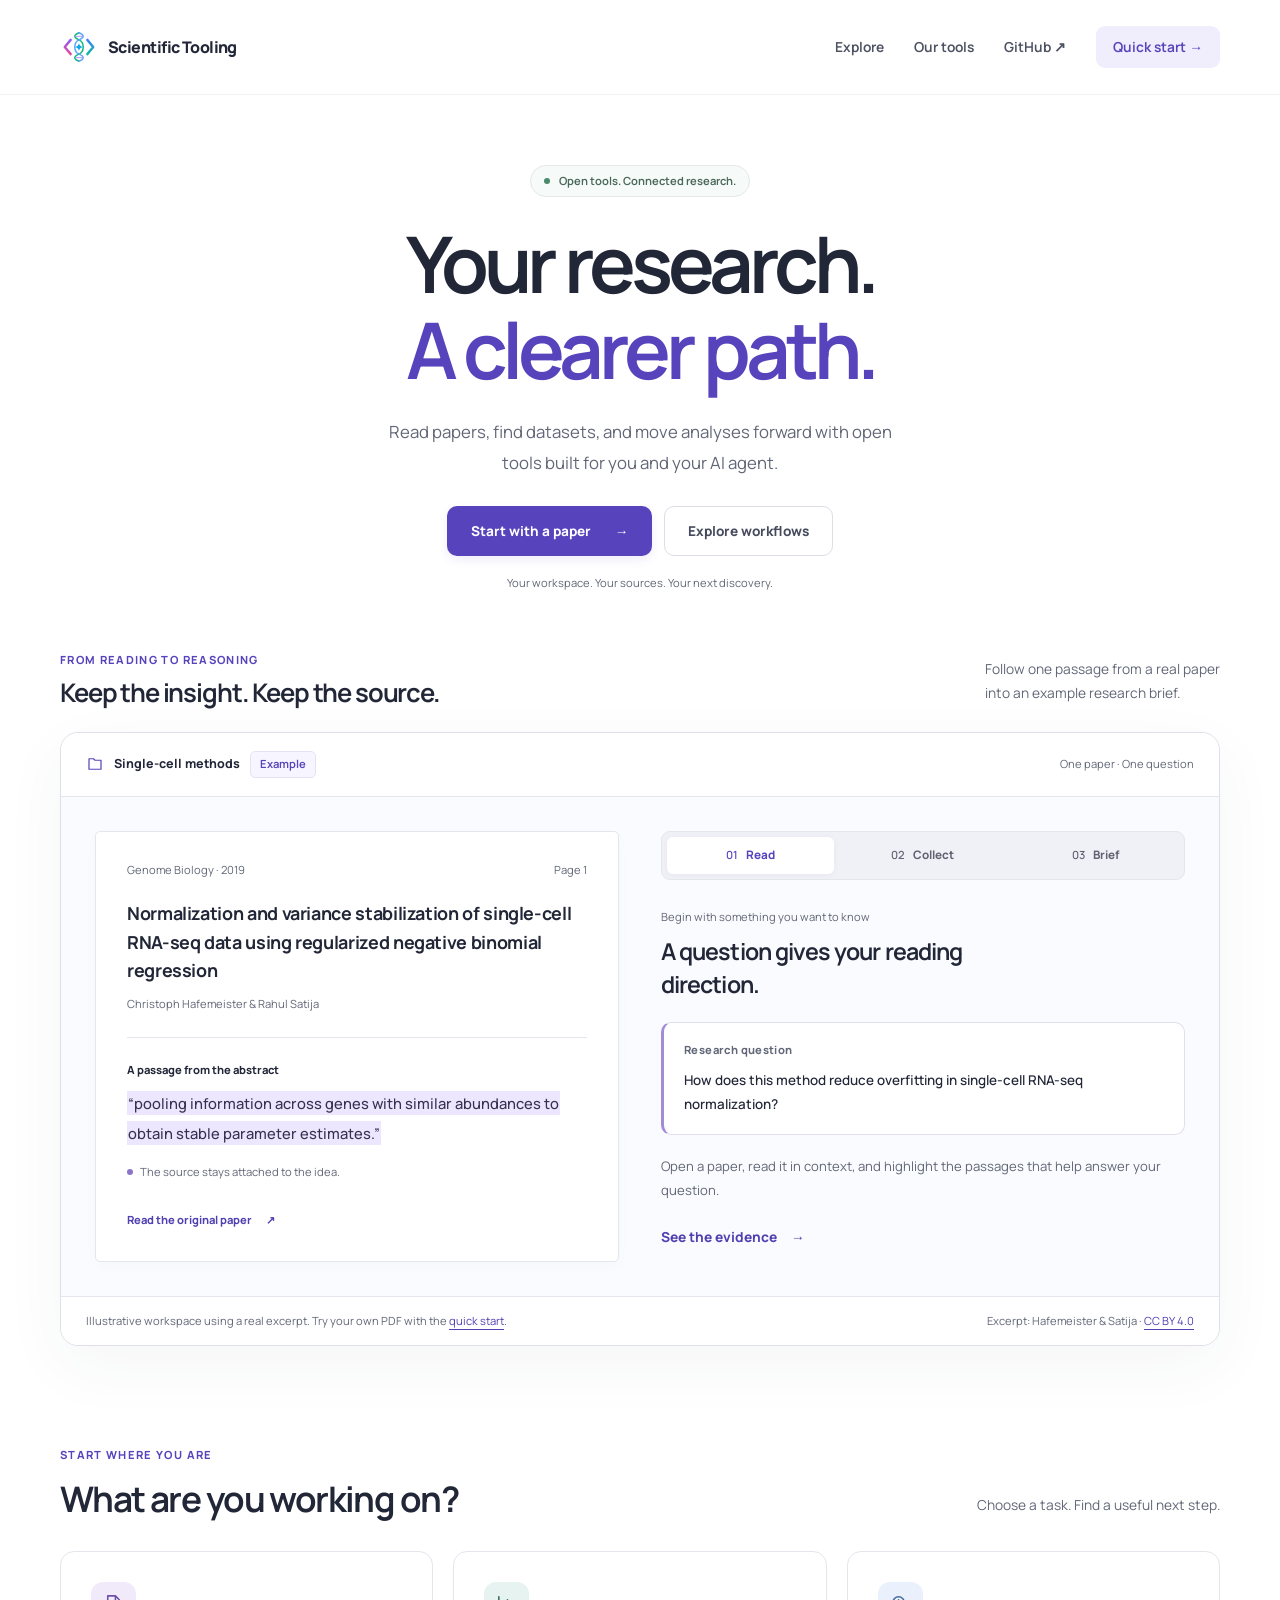
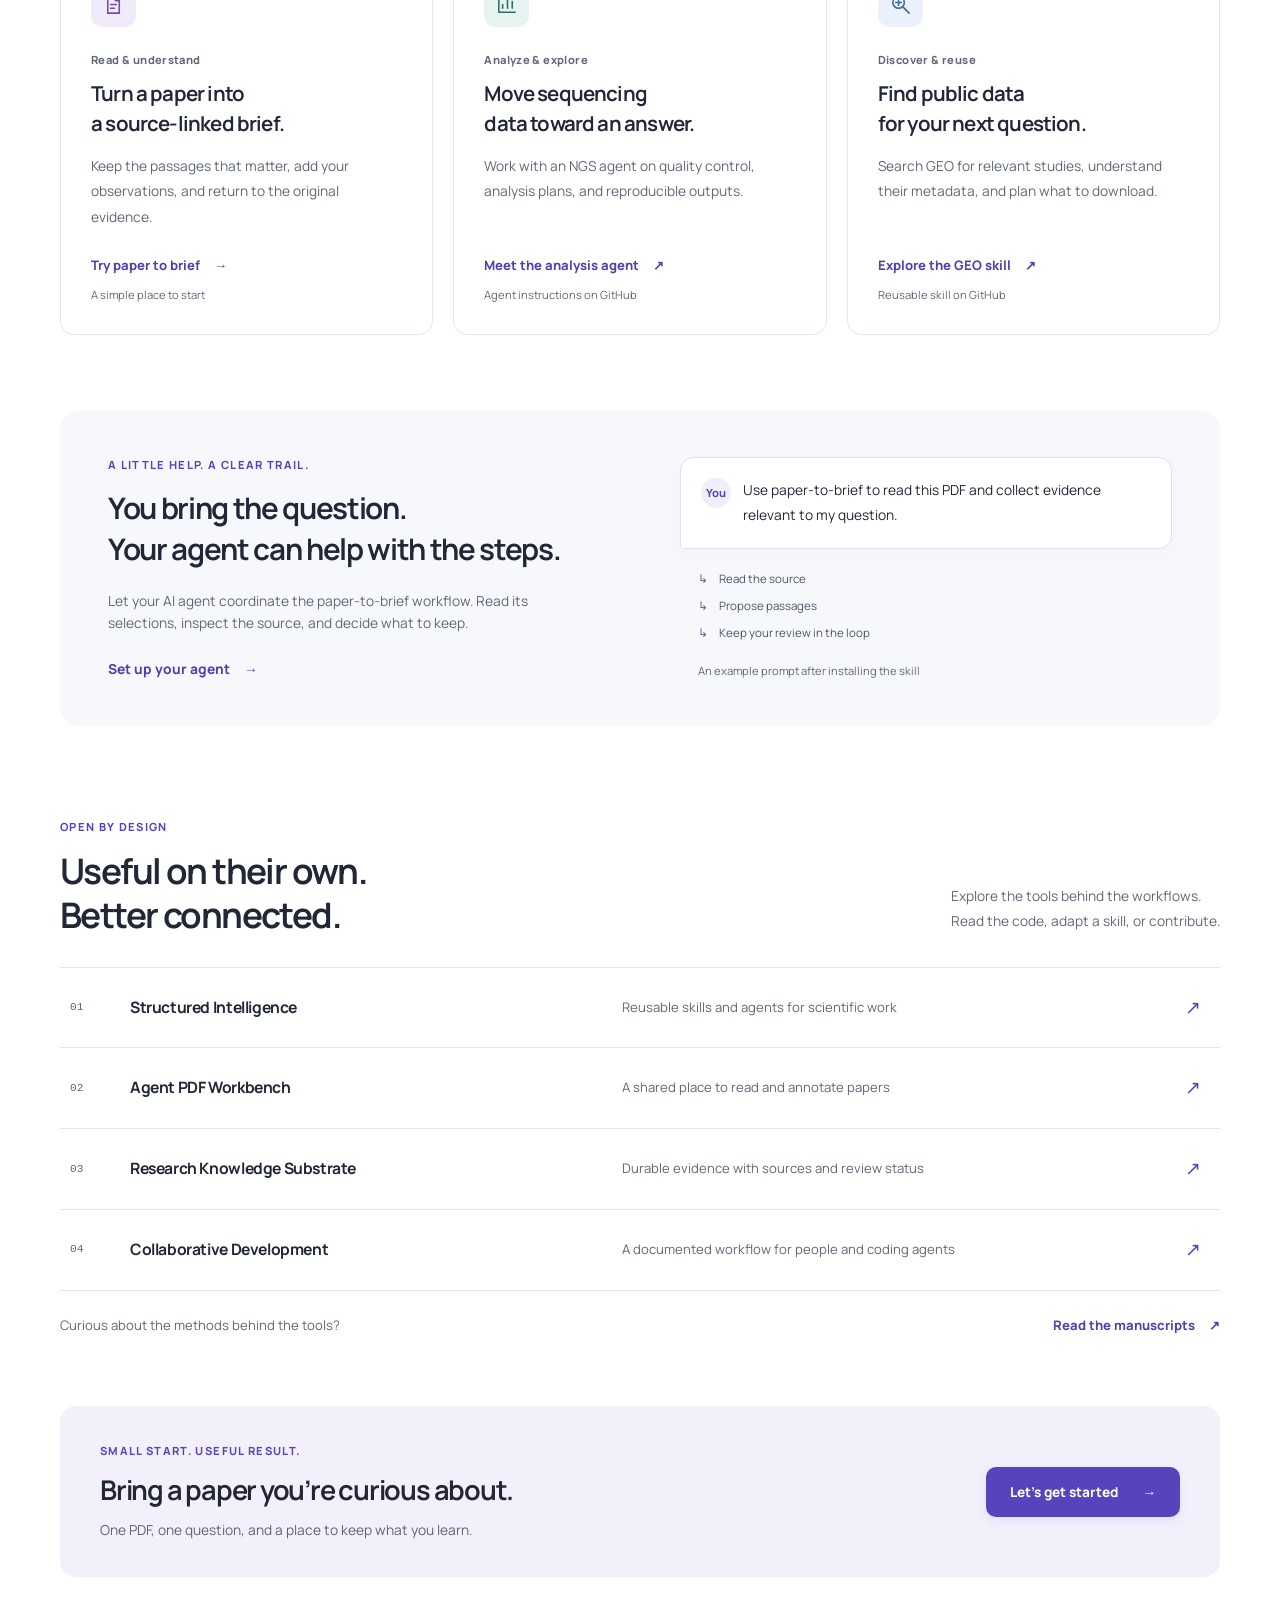
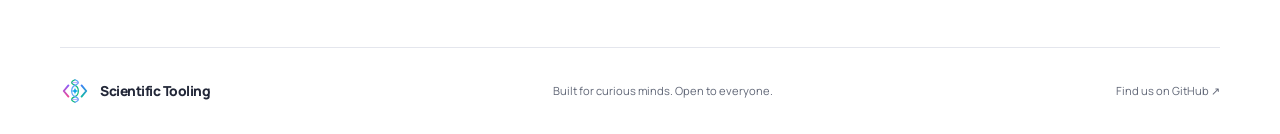
<file: index.html>
<!doctype html>
<html lang="en">
  <head>
    <meta charset="UTF-8" />
    <meta name="viewport" content="width=device-width, initial-scale=1.0" />
    <title>Scientific Tooling | Your research. A clearer path.</title>
    <meta
      name="description"
      content="Read papers, find datasets, and move analyses forward with open tools built for you and your AI agent. Start with one PDF and a source-linked brief."
    />
    <meta name="theme-color" content="#ffffff" />
    <meta name="color-scheme" content="light only" />
    <link rel="canonical" href="https://scientifictooling.org/" />
    <link rel="icon" href="./logo.svg" type="image/svg+xml" />
    <link rel="apple-touch-icon" href="./logo.png" />
    <link rel="manifest" href="./site.webmanifest" />
    <link
      rel="preload"
      href="/assets/fonts/manrope-latin.woff2"
      as="font"
      type="font/woff2"
      crossorigin
    />
    <link rel="stylesheet" href="./theme.css" />
    <link rel="stylesheet" href="./site.css" />
    <script src="./site.js" defer></script>
    <meta property="og:type" content="website" />
    <meta property="og:site_name" content="Scientific Tooling" />
    <meta property="og:title" content="Your research. A clearer path." />
    <meta
      property="og:description"
      content="Open tools for reading papers, finding datasets, and moving science forward. Built for you and your AI agent."
    />
    <meta property="og:url" content="https://scientifictooling.org/" />
    <meta
      property="og:image"
      content="https://scientifictooling.org/social-preview.png"
    />
    <meta property="og:image:width" content="1200" />
    <meta property="og:image:height" content="630" />
    <meta
      property="og:image:alt"
      content="Scientific Tooling. Your research. A clearer path. Read, collect, and build a source-linked brief."
    />
    <meta name="twitter:card" content="summary_large_image" />
    <script type="application/ld+json">
      {
        "@context": "https://schema.org",
        "@type": "WebSite",
        "name": "Scientific Tooling",
        "url": "https://scientifictooling.org/",
        "description": "Open tools for connected research workflows.",
        "publisher": {
          "@type": "Organization",
          "name": "Scientific Tooling",
          "url": "https://scientifictooling.org/",
          "logo": "https://scientifictooling.org/logo.svg",
          "sameAs": ["https://github.com/Scientific-Tooling"]
        }
      }
    </script>
  </head>
  <body>
    <a class="skip-link" href="#main">Skip to content</a>
    <header class="site-header">
      <nav class="topbar container" aria-label="Primary">
        <a class="brand" href="./" aria-label="Scientific Tooling home"
          ><img src="./logo.svg" width="38" height="38" alt="" /><span
            >Scientific Tooling</span
          ></a
        >
        <div class="topbar-links">
          <a href="#workflows">Explore</a><a href="#projects">Our tools</a
          ><a href="https://github.com/Scientific-Tooling"
            >GitHub <span aria-hidden="true">↗</span></a
          ><a class="nav-cta" href="./guides/paper-to-brief/"
            >Quick start <span aria-hidden="true">→</span></a
          >
        </div>
      </nav>
    </header>
    <main id="main">
      <section class="home-hero container" aria-labelledby="hero-title">
        <p class="hero-label">
          <span class="status-dot" aria-hidden="true"></span> Open tools.
          Connected research.
        </p>
        <h1 id="hero-title">
          Your research.<br /><span>A clearer path.</span>
        </h1>
        <p class="hero-description">
          Read papers, find datasets, and move analyses forward with open tools
          built for you and your AI agent.
        </p>
        <div class="hero-actions">
          <a class="button button-primary" href="./guides/paper-to-brief/"
            >Start with a paper <span aria-hidden="true">→</span></a
          ><a class="button button-secondary" href="#workflows"
            >Explore workflows</a
          >
        </div>
        <p class="hero-note">
          Your workspace. Your sources. Your next discovery.
        </p>
      </section>
      <section
        class="example-section container"
        aria-labelledby="example-title"
      >
        <div class="section-heading example-heading">
          <div>
            <p class="eyebrow">From reading to reasoning</p>
            <h2 id="example-title">Keep the insight. Keep the source.</h2>
          </div>
          <p>
            Follow one passage from a real paper<br class="desktop-break" />
            into an example research brief.
          </p>
        </div>
        <div class="example-workspace">
          <div class="workspace-topbar">
            <div class="workspace-name">
              <svg class="icon" viewBox="0 0 24 24" aria-hidden="true">
                <path d="M4 5h6l2 2h8v12H4z" />
              </svg>
              Single-cell methods <span class="example-badge">Example</span>
            </div>
            <span class="workspace-meta">One paper · One question</span>
          </div>
          <div class="workspace-body">
            <article class="paper-preview" aria-labelledby="paper-title">
              <div class="paper-meta">
                <span>Genome Biology · 2019</span><span>Page 1</span>
              </div>
              <h3 id="paper-title">
                Normalization and variance stabilization of single-cell RNA-seq
                data using regularized negative binomial regression
              </h3>
              <p class="paper-authors">
                Christoph Hafemeister &amp; Rahul Satija
              </p>
              <div class="paper-rule"></div>
              <p class="paper-section-label">A passage from the abstract</p>
              <blockquote id="source-passage" tabindex="-1">
                <mark
                  >“pooling information across genes with similar abundances to
                  obtain stable parameter estimates.”</mark
                >
              </blockquote>
              <p class="passage-caption">
                <span class="selection-dot" aria-hidden="true"></span> The
                source stays attached to the idea.
              </p>
              <a
                class="text-link source-link"
                href="https://link.springer.com/content/pdf/10.1186/s13059-019-1874-1.pdf#page=1"
                >Read the original paper <span aria-hidden="true">↗</span></a
              >
            </article>
            <div class="research-preview">
              <nav class="demo-tabs" aria-label="Example stages">
                <a id="tab-read" href="#demo-read"><span>01</span> Read</a
                ><a id="tab-collect" href="#demo-collect"
                  ><span>02</span> Collect</a
                ><a id="tab-brief" href="#demo-brief"><span>03</span> Brief</a>
              </nav>
              <section
                class="demo-panel"
                id="demo-read"
                aria-labelledby="read-heading"
              >
                <p class="panel-kicker">
                  Begin with something you want to know
                </p>
                <h3 id="read-heading">
                  A question gives your reading direction.
                </h3>
                <div class="question-box">
                  <span class="small-label">Research question</span>
                  <p>
                    How does this method reduce overfitting in single-cell
                    RNA-seq normalization?
                  </p>
                </div>
                <p class="panel-description">
                  Open a paper, read it in context, and highlight the passages
                  that help answer your question.
                </p>
                <a class="demo-next text-link" href="#demo-collect"
                  >See the evidence <span aria-hidden="true">→</span></a
                >
              </section>
              <section
                class="demo-panel"
                id="demo-collect"
                aria-labelledby="collect-heading"
              >
                <p class="panel-kicker">Connect the passage to your question</p>
                <h3 id="collect-heading">An observation you can trace.</h3>
                <div class="evidence-note">
                  <div class="note-heading">
                    <span class="small-label">Example interpretation</span
                    ><span class="review-badge">Unreviewed</span>
                  </div>
                  <p>
                    The authors share information between similarly abundant
                    genes to stabilize the fitted model.
                  </p>
                  <a href="#source-passage"
                    >Source passage · page 1
                    <span aria-hidden="true">↗</span></a
                  >
                </div>
                <p class="panel-description">
                  Inspect the quote and your note before importing. Keeping an
                  observation does not mark it as reviewed.
                </p>
                <a class="demo-next text-link" href="#demo-brief"
                  >See the brief <span aria-hidden="true">→</span></a
                >
              </section>
              <section
                class="demo-panel"
                id="demo-brief"
                aria-labelledby="brief-heading"
              >
                <p class="panel-kicker">Leave with something you can use</p>
                <h3 id="brief-heading">A brief with a path back.</h3>
                <div class="brief-note">
                  <span class="small-label">Example brief · 1 observation</span>
                  <p>
                    In this paper, regularization pools information across
                    similarly abundant genes to address overfitting.
                    <a href="#source-passage" aria-label="Source 1, page 1"
                      >[1]</a
                    >
                  </p>
                  <div class="brief-reference">
                    [1] Hafemeister &amp; Satija, 2019 · p. 1<br />Interpretation:
                    unreviewed
                  </div>
                </div>
                <a
                  class="text-link"
                  href="./examples/single-cell-brief.md"
                  download
                  >Download this example <span aria-hidden="true">↓</span></a
                >
              </section>
            </div>
          </div>
          <div class="workspace-footnote">
            <p>
              Illustrative workspace using a real excerpt. Try your own PDF with
              the <a href="./guides/paper-to-brief/">quick start</a>.
            </p>
            <p>
              Excerpt: Hafemeister &amp; Satija ·
              <a href="https://creativecommons.org/licenses/by/4.0/"
                >CC BY 4.0</a
              >
            </p>
          </div>
        </div>
      </section>
      <section
        class="workflow-section container"
        id="workflows"
        aria-labelledby="workflows-title"
      >
        <div class="section-heading">
          <div>
            <p class="eyebrow">Start where you are</p>
            <h2 id="workflows-title">What are you working on?</h2>
          </div>
          <p>Choose a task. Find a useful next step.</p>
        </div>
        <div class="workflow-grid">
          <article class="workflow-card paper-workflow">
            <div class="workflow-icon">
              <svg class="icon" viewBox="0 0 24 24" aria-hidden="true">
                <path d="M6 3h8l4 4v14H6zM14 3v5h4M9 12h6M9 16h4" />
              </svg>
            </div>
            <p class="small-label">Read &amp; understand</p>
            <h3>Turn a paper into<br />a source-linked brief.</h3>
            <p>
              Keep the passages that matter, add your observations, and return
              to the original evidence.
            </p>
            <a class="text-link" href="./guides/paper-to-brief/"
              >Try paper to brief <span aria-hidden="true">→</span></a
            ><span class="workflow-tag">A simple place to start</span>
          </article>
          <article class="workflow-card analysis-workflow">
            <div class="workflow-icon">
              <svg class="icon" viewBox="0 0 24 24" aria-hidden="true">
                <path d="M4 4v16h17M8 16v-4M13 16V7M18 16v-7" />
              </svg>
            </div>
            <p class="small-label">Analyze &amp; explore</p>
            <h3>Move sequencing<br />data toward an answer.</h3>
            <p>
              Work with an NGS agent on quality control, analysis plans, and
              reproducible outputs.
            </p>
            <a
              class="text-link"
              href="https://github.com/Scientific-Tooling/structured-intelligence/blob/main/agents/ngs-analysis-expert/AGENT.md"
              >Meet the analysis agent <span aria-hidden="true">↗</span></a
            ><span class="workflow-tag">Agent instructions on GitHub</span>
          </article>
          <article class="workflow-card data-workflow">
            <div class="workflow-icon">
              <svg class="icon" viewBox="0 0 24 24" aria-hidden="true">
                <circle cx="10" cy="10" r="6" />
                <path d="m15 15 6 6M7 10h6M10 7v6" />
              </svg>
            </div>
            <p class="small-label">Discover &amp; reuse</p>
            <h3>Find public data<br />for your next question.</h3>
            <p>
              Search GEO for relevant studies, understand their metadata, and
              plan what to download.
            </p>
            <a
              class="text-link"
              href="https://github.com/Scientific-Tooling/structured-intelligence/blob/main/skills/search-geo/SKILL.md"
              >Explore the GEO skill <span aria-hidden="true">↗</span></a
            ><span class="workflow-tag">Reusable skill on GitHub</span>
          </article>
        </div>
      </section>
      <section
        class="agent-section container"
        id="why"
        aria-labelledby="agent-title"
      >
        <div class="agent-copy">
          <p class="eyebrow">A little help. A clear trail.</p>
          <h2 id="agent-title">
            You bring the question.<br />Your agent can help with the steps.
          </h2>
          <p>
            Let your AI agent coordinate the paper-to-brief workflow. Read its
            selections, inspect the source, and decide what to keep.
          </p>
          <a
            class="text-link"
            href="./guides/paper-to-brief/#prefer-to-ask-your-agent"
            >Set up your agent <span aria-hidden="true">→</span></a
          >
        </div>
        <div class="agent-example">
          <div class="prompt-bubble">
            <span class="prompt-avatar" aria-hidden="true">You</span>
            <p>
              Use paper-to-brief to read this PDF and collect evidence relevant
              to my question.
            </p>
          </div>
          <div class="agent-steps">
            <span><span aria-hidden="true">↳</span> Read the source</span
            ><span><span aria-hidden="true">↳</span> Propose passages</span
            ><span
              ><span aria-hidden="true">↳</span> Keep your review in the
              loop</span
            >
          </div>
          <p class="agent-example-label">
            An example prompt after installing the skill
          </p>
        </div>
      </section>
      <section
        class="tools-section container"
        id="projects"
        aria-labelledby="tools-title"
      >
        <div class="section-heading">
          <div>
            <p class="eyebrow">Open by design</p>
            <h2 id="tools-title">
              Useful on their own.<br />Better connected.
            </h2>
          </div>
          <p>
            Explore the tools behind the workflows.<br />Read the code, adapt a
            skill, or contribute.
          </p>
        </div>
        <div class="tool-list">
          <a class="tool-row" href="./structured-intelligence/"
            ><span class="tool-number">01</span>
            <h3>Structured Intelligence</h3>
            <p>Reusable skills and agents for scientific work</p>
            <span class="row-arrow" aria-hidden="true">↗</span></a
          >
          <a
            class="tool-row"
            href="https://github.com/Scientific-Tooling/agent-pdf-workbench"
            ><span class="tool-number">02</span>
            <h3>Agent PDF Workbench</h3>
            <p>A shared place to read and annotate papers</p>
            <span class="row-arrow" aria-hidden="true">↗</span></a
          >
          <a
            class="tool-row"
            href="https://github.com/Scientific-Tooling/research-knowledge-substrate"
            ><span class="tool-number">03</span>
            <h3>Research Knowledge Substrate</h3>
            <p>Durable evidence with sources and review status</p>
            <span class="row-arrow" aria-hidden="true">↗</span></a
          >
          <a
            class="tool-row"
            href="https://github.com/Scientific-Tooling/collaborative-development-workflow"
            ><span class="tool-number">04</span>
            <h3>Collaborative Development</h3>
            <p>A documented workflow for people and coding agents</p>
            <span class="row-arrow" aria-hidden="true">↗</span></a
          >
        </div>
        <div class="manuscript-link" id="manuscripts">
          <p>Curious about the methods behind the tools?</p>
          <a class="text-link" href="./structured-intelligence/manuscripts/"
            >Read the manuscripts <span aria-hidden="true">↗</span></a
          >
        </div>
      </section>
      <section
        class="closing-section container"
        aria-labelledby="closing-title"
      >
        <div>
          <p class="eyebrow">Small start. Useful result.</p>
          <h2 id="closing-title">Bring a paper you’re curious about.</h2>
          <p>One PDF, one question, and a place to keep what you learn.</p>
        </div>
        <a class="button button-primary" href="./guides/paper-to-brief/"
          >Let’s get started <span aria-hidden="true">→</span></a
        >
      </section>
    </main>
    <footer class="footer container">
      <a class="brand" href="./"
        ><img src="./logo.svg" width="30" height="30" alt="" /><span
          >Scientific Tooling</span
        ></a
      >
      <p>Built for curious minds. Open to everyone.</p>
      <a href="https://github.com/Scientific-Tooling"
        >Find us on GitHub <span aria-hidden="true">↗</span></a
      >
    </footer>
  </body>
</html>
</file>
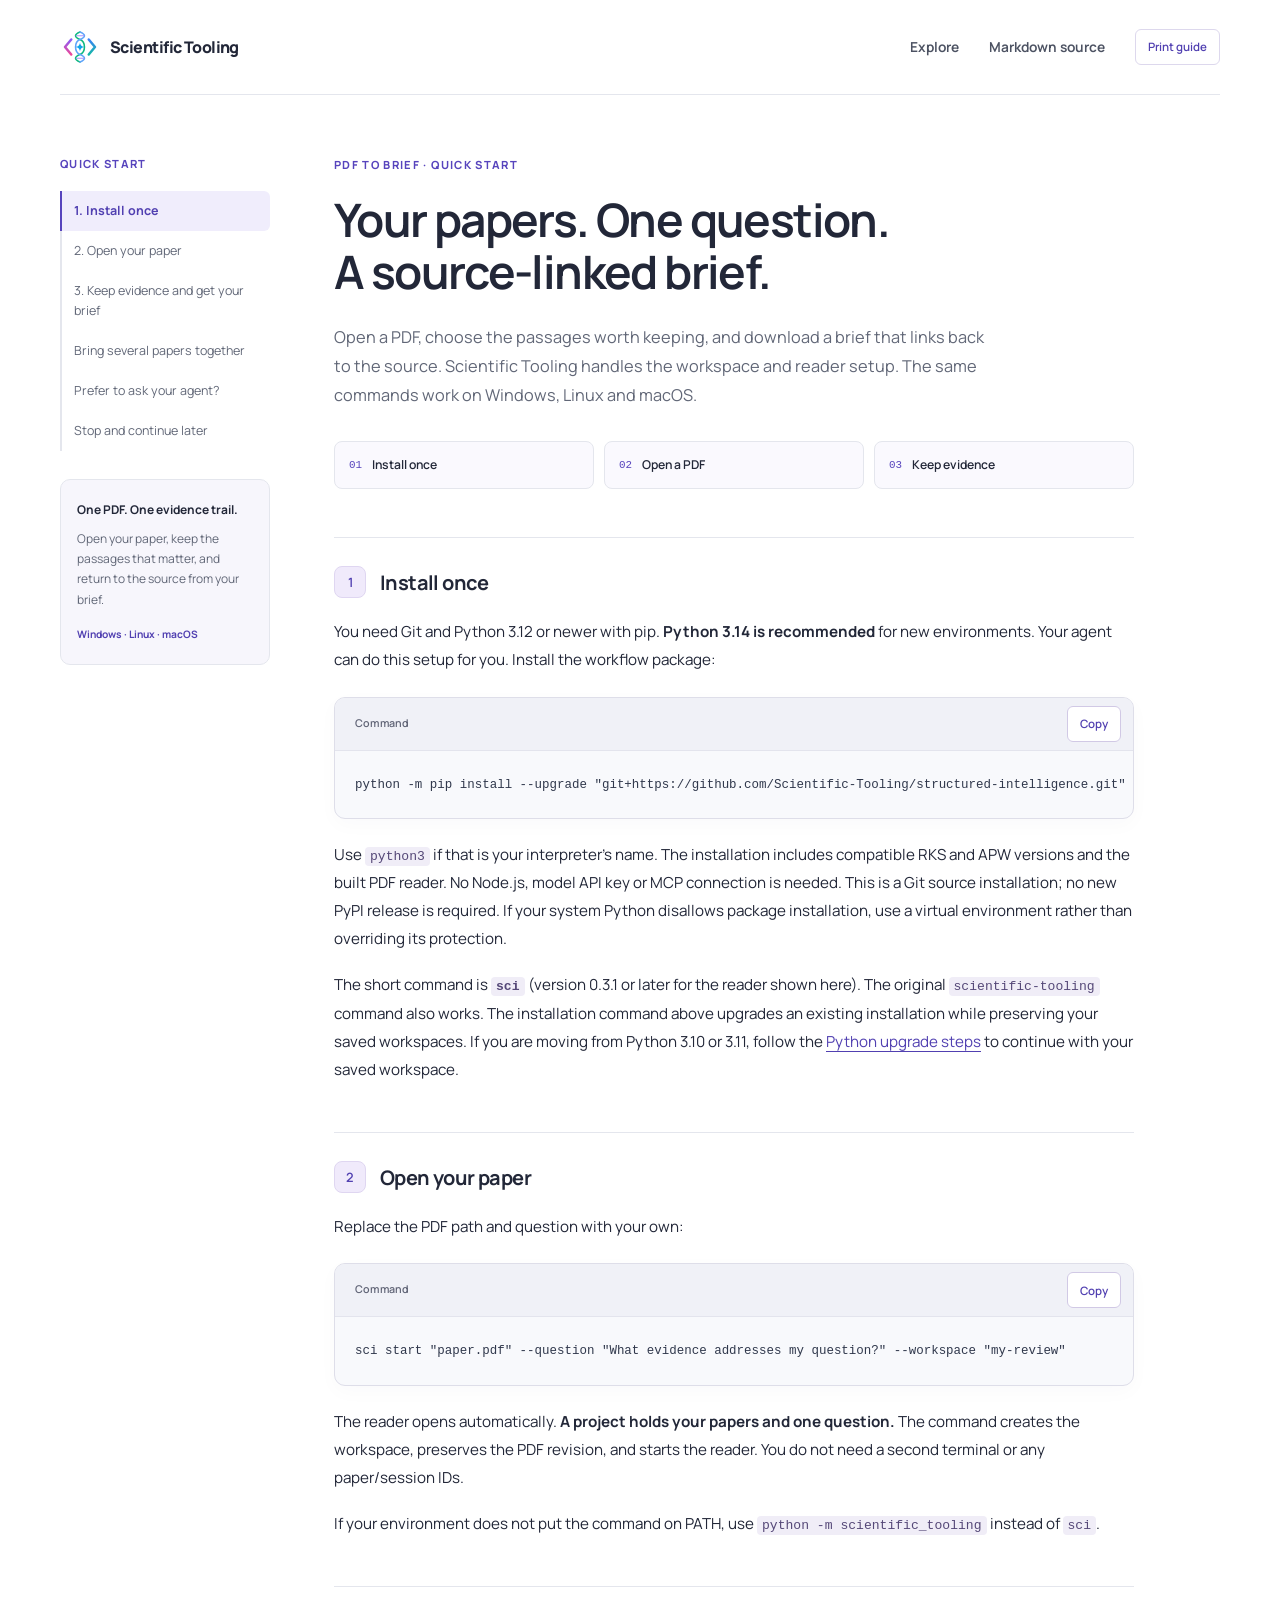
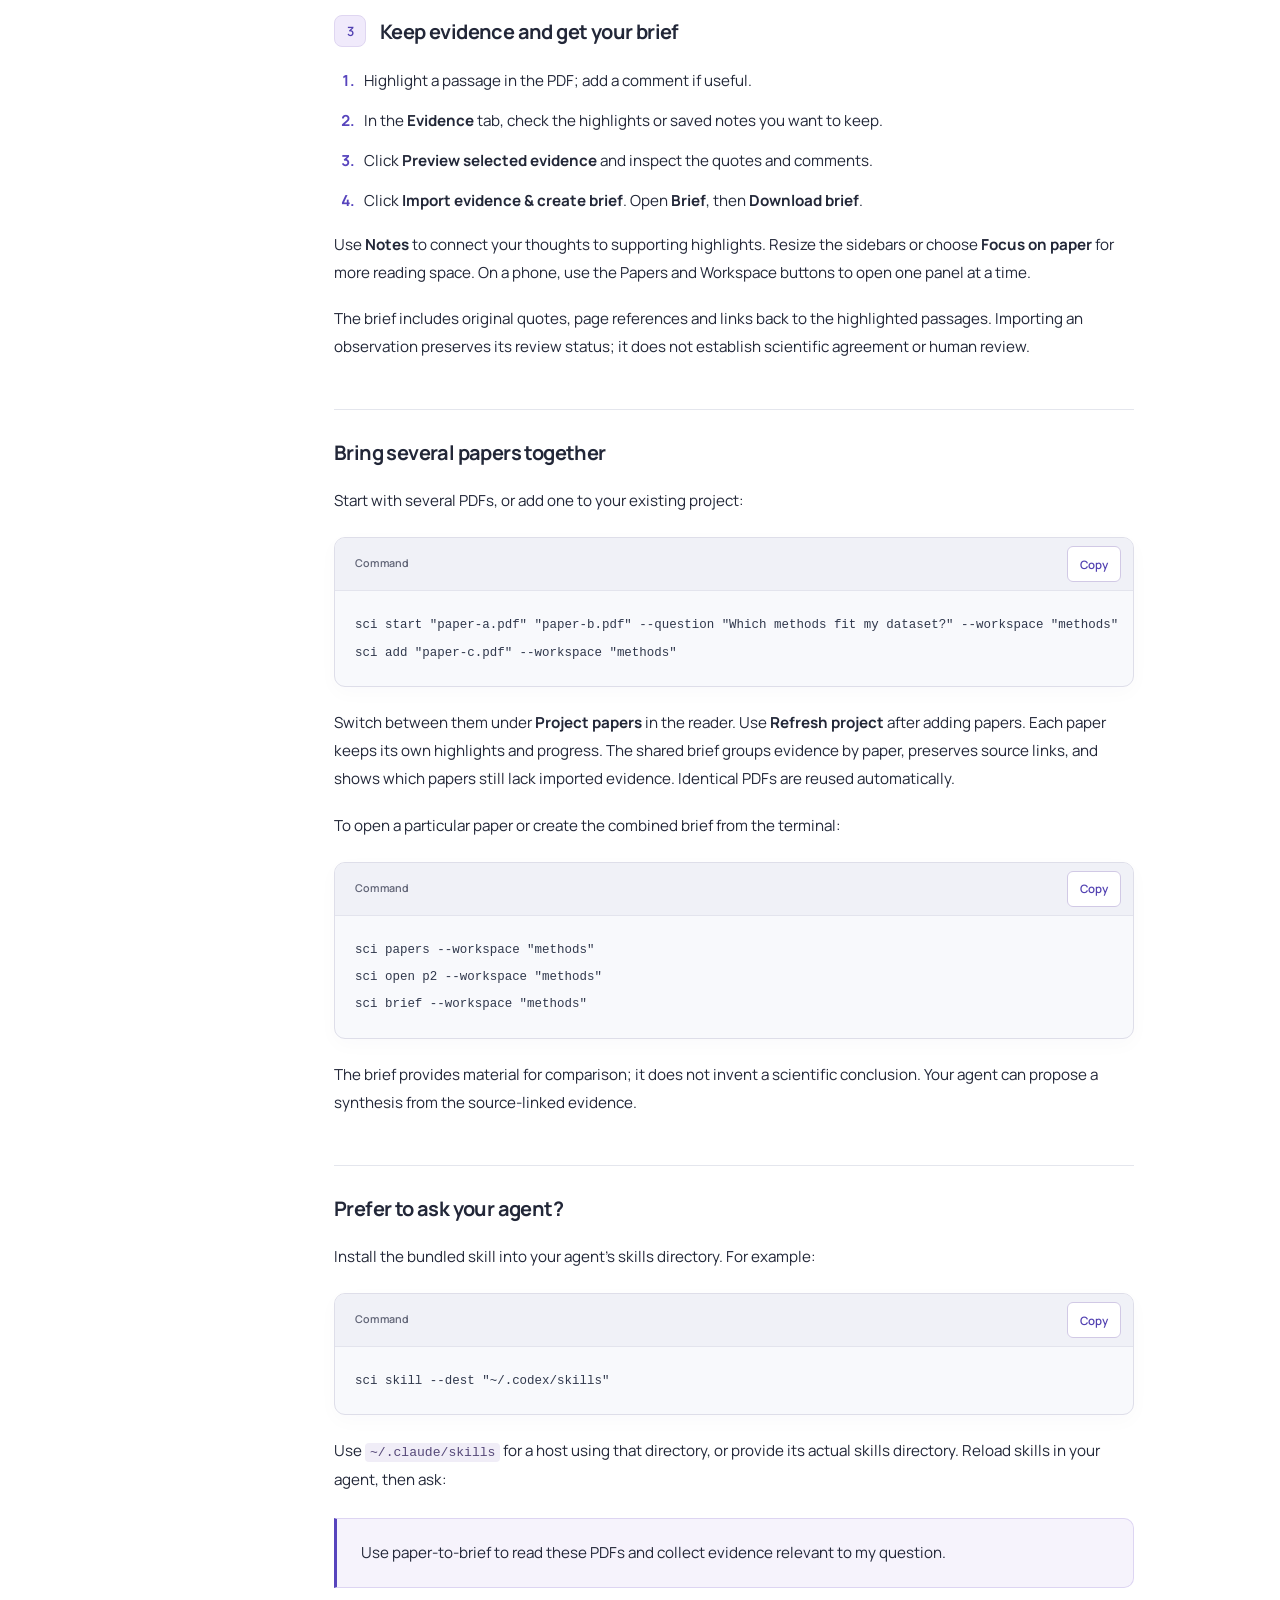
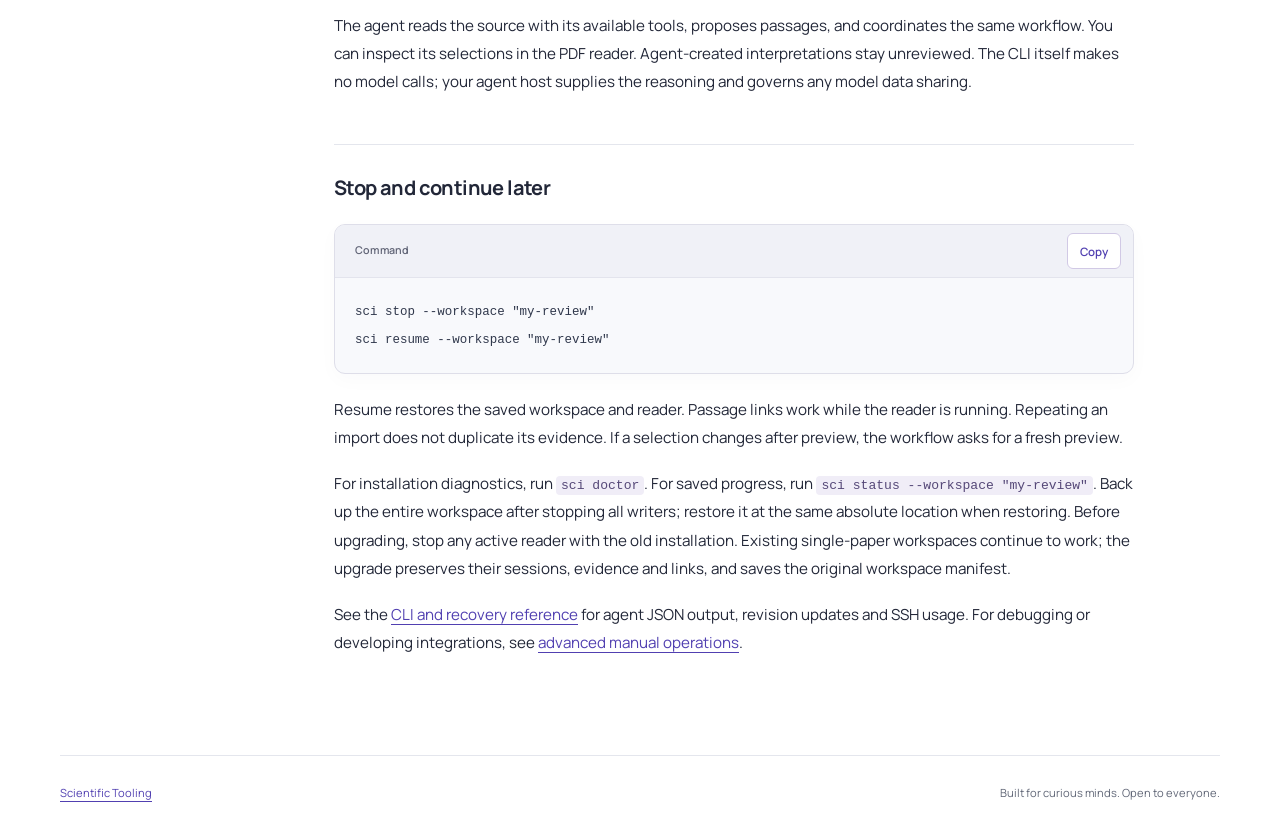
<file: guides/paper-to-brief/index.html>
<!DOCTYPE html>
<html lang="en">
<head>
  <meta charset="UTF-8" />
  <meta name="viewport" content="width=device-width, initial-scale=1.0" />
  <title>Paper to brief: quick start | Scientific Tooling</title>
  <meta name="description" content="Read papers under one research question, collect selected evidence, and create a project brief with links to the original passages." />
  <meta name="theme-color" content="#ffffff" />
  <meta name="color-scheme" content="light only" />
  <link rel="canonical" href="https://scientifictooling.org/guides/paper-to-brief/" />

  <link rel="icon" href="../../logo.svg" type="image/svg+xml" />
  <link rel="preload" href="/assets/fonts/manrope-latin.woff2" as="font" type="font/woff2" crossorigin />
  <link rel="stylesheet" href="../../theme.css" />
  <link rel="stylesheet" href="../../site.css" />
  <link rel="stylesheet" href="../guide.css" />
  <meta property="og:type" content="article" />
  <meta property="og:title" content="Paper to brief: quick start | Scientific Tooling" />
  <meta property="og:description" content="Read papers under one research question, collect selected evidence, and create a project brief with links to the original passages." />
  <meta property="og:url" content="https://scientifictooling.org/guides/paper-to-brief/" />
  <meta property="og:image" content="https://scientifictooling.org/social-preview.png" />
  <meta name="twitter:card" content="summary_large_image" />
  <script src="../guide.js" defer></script>
</head>
<body class="guide-page">
  <a class="skip-link" href="#walkthrough">Skip to content</a>
  <div class="page-shell">
    <header class="guide-header">
      <nav class="topbar" aria-label="Primary">
        <a class="brand" href="../../"><img src="../../logo.svg" alt="" width="40" height="40" /><span>Scientific Tooling</span></a>
        <div class="topbar-links"><a href="../../#workflows">Explore</a><a href="../paper-to-brief.md">Markdown source</a><button type="button" class="print-button">Print guide</button></div>
      </nav>
    </header>
    <!-- Generated from guides/paper-to-brief.md. SHA-256: 7181166cf52546d2c070731bfc2410e6a382cb4fb442e19559e743cd77c61314 -->
    <main class="guide-layout" id="walkthrough">
      <aside class="guide-sidebar">
        <p class="eyebrow">Quick start</p>
        <nav aria-label="Quick start steps"><div class="toc">
<ul>
<li><a href="#1-install-once">1. Install once</a></li>
<li><a href="#2-open-your-paper">2. Open your paper</a></li>
<li><a href="#3-keep-evidence-and-get-your-brief">3. Keep evidence and get your brief</a></li>
<li><a href="#bring-several-papers-together">Bring several papers together</a></li>
<li><a href="#prefer-to-ask-your-agent">Prefer to ask your agent?</a></li>
<li><a href="#stop-and-continue-later">Stop and continue later</a></li>
</ul>
</div>
</nav>
        <div class="guide-summary"><strong>One PDF. One evidence trail.</strong><p>Open your paper, keep the passages that matter, and return to the source from your brief.</p><span class="guide-badge">Windows · Linux · macOS</span></div>
      </aside>
      <article class="guide-content">
        <p class="eyebrow">PDF to brief · Quick start</p>
        <details class="mobile-toc"><summary>On this page</summary><nav aria-label="Mobile quick start steps"><div class="toc">
<ul>
<li><a href="#1-install-once">1. Install once</a></li>
<li><a href="#2-open-your-paper">2. Open your paper</a></li>
<li><a href="#3-keep-evidence-and-get-your-brief">3. Keep evidence and get your brief</a></li>
<li><a href="#bring-several-papers-together">Bring several papers together</a></li>
<li><a href="#prefer-to-ask-your-agent">Prefer to ask your agent?</a></li>
<li><a href="#stop-and-continue-later">Stop and continue later</a></li>
</ul>
</div>
</nav></details>
        <h1 id="your-papers-one-question-a-source-linked-brief">Your papers. One question. A source-linked brief.</h1>
<p>Open a PDF, choose the passages worth keeping, and download a brief that links
back to the source. Scientific Tooling handles the workspace and reader setup.
The same commands work on Windows, Linux and macOS.</p>
<nav class="guide-overview" aria-label="Workflow overview"><a href="#1-install-once"><span aria-hidden="true">01</span>Install once</a><a href="#2-open-your-paper"><span aria-hidden="true">02</span>Open a PDF</a><a href="#3-keep-evidence-and-get-your-brief"><span aria-hidden="true">03</span>Keep evidence</a></nav>
<h2 id="1-install-once"><span class="step-number">1</span> Install once</h2>
<p>You need Git and Python 3.12 or newer with pip. <strong>Python 3.14 is recommended</strong>
for new environments.
Your agent can do this setup for you. Install the workflow package:</p>
<div class="code-block"><div class="code-toolbar"><span>Command</span><button type="button" class="copy-button" aria-label="Copy Command block 1">Copy</button></div><pre tabindex="0" aria-label="Command block 1"><code class="language-text">python -m pip install --upgrade &quot;git+https://github.com/Scientific-Tooling/structured-intelligence.git&quot;
</code></pre></div>
<p>Use <code>python3</code> if that is your interpreter's name. The installation includes
compatible RKS and APW versions and the built PDF reader. No Node.js, model API
key or MCP connection is needed. This is a Git source installation; no new PyPI
release is required. If your system Python disallows package installation, use
a virtual environment rather than overriding its protection.</p>
<p>The short command is <strong><code>sci</code></strong> (version 0.3.1 or later for the reader shown here). The original
<code>scientific-tooling</code> command also works. The installation command above upgrades
an existing installation while preserving your saved workspaces. If you are
moving from Python 3.10 or 3.11, follow the
<a href="https://github.com/Scientific-Tooling/structured-intelligence/blob/main/workflows/research/quickstart.md#upgrading-from-python-310-or-311">Python upgrade steps</a>
to continue with your saved workspace.</p>
<h2 id="2-open-your-paper"><span class="step-number">2</span> Open your paper</h2>
<p>Replace the PDF path and question with your own:</p>
<div class="code-block"><div class="code-toolbar"><span>Command</span><button type="button" class="copy-button" aria-label="Copy Command block 2">Copy</button></div><pre tabindex="0" aria-label="Command block 2"><code class="language-text">sci start &quot;paper.pdf&quot; --question &quot;What evidence addresses my question?&quot; --workspace &quot;my-review&quot;
</code></pre></div>
<p>The reader opens automatically. <strong>A project holds your papers and one question.</strong>
The command creates the workspace, preserves the PDF revision, and starts the
reader. You do not need a second terminal or any paper/session IDs.</p>
<p>If your environment does not put the command on PATH, use
<code>python -m scientific_tooling</code> instead of <code>sci</code>.</p>
<h2 id="3-keep-evidence-and-get-your-brief"><span class="step-number">3</span> Keep evidence and get your brief</h2>
<ol>
<li>Highlight a passage in the PDF; add a comment if useful.</li>
<li>In the <strong>Evidence</strong> tab, check the highlights or saved notes you want to keep.</li>
<li>Click <strong>Preview selected evidence</strong> and inspect the quotes and comments.</li>
<li>Click <strong>Import evidence &amp; create brief</strong>. Open <strong>Brief</strong>, then <strong>Download brief</strong>.</li>
</ol>
<p>Use <strong>Notes</strong> to connect your thoughts to supporting highlights. Resize the
sidebars or choose <strong>Focus on paper</strong> for more reading space. On a phone, use
the Papers and Workspace buttons to open one panel at a time.</p>
<p>The brief includes original quotes, page references and links back to the
highlighted passages. Importing an observation preserves its review status;
it does not establish scientific agreement or human review.</p>
<h2 id="bring-several-papers-together">Bring several papers together</h2>
<p>Start with several PDFs, or add one to your existing project:</p>
<div class="code-block"><div class="code-toolbar"><span>Command</span><button type="button" class="copy-button" aria-label="Copy Command block 3">Copy</button></div><pre tabindex="0" aria-label="Command block 3"><code class="language-text">sci start &quot;paper-a.pdf&quot; &quot;paper-b.pdf&quot; --question &quot;Which methods fit my dataset?&quot; --workspace &quot;methods&quot;
sci add &quot;paper-c.pdf&quot; --workspace &quot;methods&quot;
</code></pre></div>
<p>Switch between them under <strong>Project papers</strong> in the reader. Use <strong>Refresh project</strong>
after adding papers. Each paper keeps its own highlights and progress. The shared
brief groups evidence by paper, preserves source links, and shows which papers
still lack imported evidence. Identical PDFs are reused automatically.</p>
<p>To open a particular paper or create the combined brief from the terminal:</p>
<div class="code-block"><div class="code-toolbar"><span>Command</span><button type="button" class="copy-button" aria-label="Copy Command block 4">Copy</button></div><pre tabindex="0" aria-label="Command block 4"><code class="language-text">sci papers --workspace &quot;methods&quot;
sci open p2 --workspace &quot;methods&quot;
sci brief --workspace &quot;methods&quot;
</code></pre></div>
<p>The brief provides material for comparison; it does not invent a scientific
conclusion. Your agent can propose a synthesis from the source-linked evidence.</p>
<h2 id="prefer-to-ask-your-agent">Prefer to ask your agent?</h2>
<p>Install the bundled skill into your agent's skills directory. For example:</p>
<div class="code-block"><div class="code-toolbar"><span>Command</span><button type="button" class="copy-button" aria-label="Copy Command block 5">Copy</button></div><pre tabindex="0" aria-label="Command block 5"><code class="language-text">sci skill --dest &quot;~/.codex/skills&quot;
</code></pre></div>
<p>Use <code>~/.claude/skills</code> for a host using that directory, or provide its actual
skills directory. Reload skills in your agent, then ask:</p>
<blockquote>
<p>Use paper-to-brief to read these PDFs and collect evidence relevant to my question.</p>
</blockquote>
<p>The agent reads the source with its available tools, proposes passages, and
coordinates the same workflow. You can inspect its selections in the PDF reader.
Agent-created interpretations stay unreviewed. The CLI itself makes no model
calls; your agent host supplies the reasoning and governs any model data sharing.</p>
<h2 id="stop-and-continue-later">Stop and continue later</h2>
<div class="code-block"><div class="code-toolbar"><span>Command</span><button type="button" class="copy-button" aria-label="Copy Command block 6">Copy</button></div><pre tabindex="0" aria-label="Command block 6"><code class="language-text">sci stop --workspace &quot;my-review&quot;
sci resume --workspace &quot;my-review&quot;
</code></pre></div>
<p>Resume restores the saved workspace and reader. Passage links work while the
reader is running. Repeating an import does not duplicate its evidence. If a
selection changes after preview, the workflow asks for a fresh preview.</p>
<p>For installation diagnostics, run <code>sci doctor</code>. For saved progress,
run <code>sci status --workspace "my-review"</code>. Back up the entire
workspace after stopping all writers; restore it at the same absolute location
when restoring. Before upgrading, stop any active reader with the old installation.
Existing single-paper workspaces continue to work; the upgrade preserves their
sessions, evidence and links, and saves the original workspace manifest.</p>
<p>See the <a href="https://github.com/Scientific-Tooling/structured-intelligence/blob/main/workflows/research/quickstart.md">CLI and recovery reference</a>
for agent JSON output, revision updates and SSH usage. For debugging or developing
integrations, see <a href="https://github.com/Scientific-Tooling/structured-intelligence/blob/main/workflows/research/manual-operations/README.md">advanced manual operations</a>.</p>
      </article>
    </main>
    <p class="copy-status" role="status" aria-live="polite"></p>
    <footer class="footer"><p><a href="../../">Scientific Tooling</a></p><p>Built for curious minds. Open to everyone.</p></footer>
  </div>
</body>
</html>
</file>
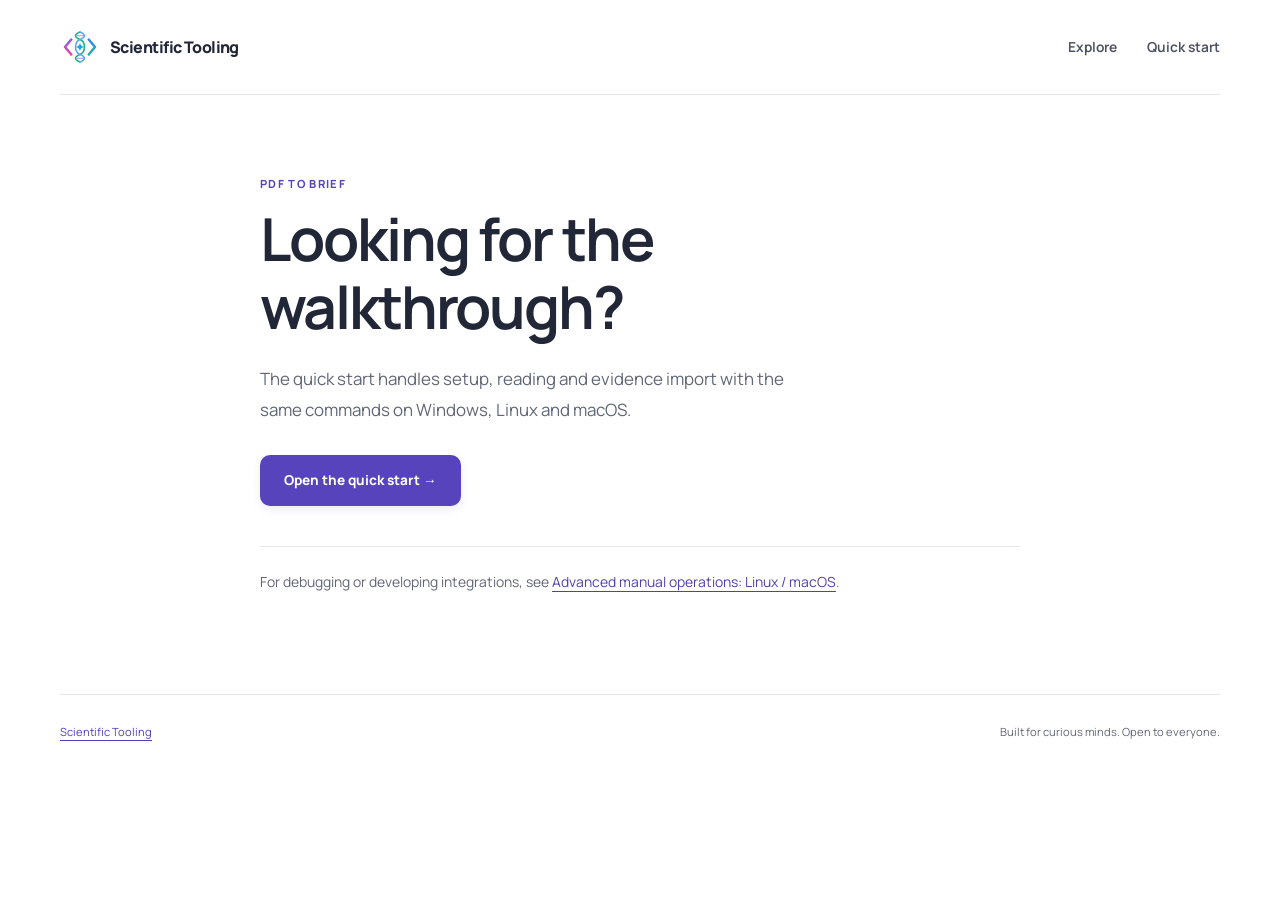
<file: guides/rks-apw-linux-macos/index.html>
<!DOCTYPE html>
<html lang="en">
<head>
  <meta charset="UTF-8" />
  <meta name="viewport" content="width=device-width, initial-scale=1.0" />
  <title>Find the PDF-to-brief quick start | Scientific Tooling</title>
  <meta name="description" content="Read papers under one research question, collect selected evidence, and create a project brief with links to the original passages." />
  <meta name="theme-color" content="#ffffff" />
  <meta name="color-scheme" content="light only" />
  <link rel="canonical" href="https://scientifictooling.org/guides/paper-to-brief/" />
  <meta name="robots" content="noindex, follow" />
  <link rel="icon" href="../../logo.svg" type="image/svg+xml" />
  <link rel="preload" href="/assets/fonts/manrope-latin.woff2" as="font" type="font/woff2" crossorigin />
  <link rel="stylesheet" href="../../theme.css" />
  <link rel="stylesheet" href="../../site.css" />
  <link rel="stylesheet" href="../guide.css" />
  <meta property="og:type" content="website" />
  <meta property="og:title" content="Find the PDF-to-brief quick start | Scientific Tooling" />
  <meta property="og:description" content="Read papers under one research question, collect selected evidence, and create a project brief with links to the original passages." />
  <meta property="og:url" content="https://scientifictooling.org/guides/paper-to-brief/" />
  <meta property="og:image" content="https://scientifictooling.org/social-preview.png" />
  <meta name="twitter:card" content="summary_large_image" />

</head>
<body class="guide-page">
  <a class="skip-link" href="#walkthrough">Skip to content</a>
  <div class="page-shell">
    <header class="guide-header">
      <nav class="topbar" aria-label="Primary">
        <a class="brand" href="../../"><img src="../../logo.svg" alt="" width="40" height="40" /><span>Scientific Tooling</span></a>
        <div class="topbar-links"><a href="../../#workflows">Explore</a><a href="../paper-to-brief/">Quick start</a></div>
      </nav>
    </header>
    <main class="guide-landing" id="walkthrough">
      <p class="eyebrow">PDF to brief</p>
      <h1>Looking for the walkthrough?</h1>
      <p class="lede">The quick start handles setup, reading and evidence import with the same commands on Windows, Linux and macOS.</p>
      <p><a class="button button-primary" href="../paper-to-brief/">Open the quick start →</a></p>
      <p class="manual-reference">For debugging or developing integrations, see <a href="https://github.com/Scientific-Tooling/structured-intelligence/blob/main/workflows/research/manual-operations/unix.md">Advanced manual operations: Linux / macOS</a>.</p>
    </main>
    <p class="copy-status" role="status" aria-live="polite"></p>
    <footer class="footer"><p><a href="../../">Scientific Tooling</a></p><p>Built for curious minds. Open to everyone.</p></footer>
  </div>
</body>
</html>
</file>
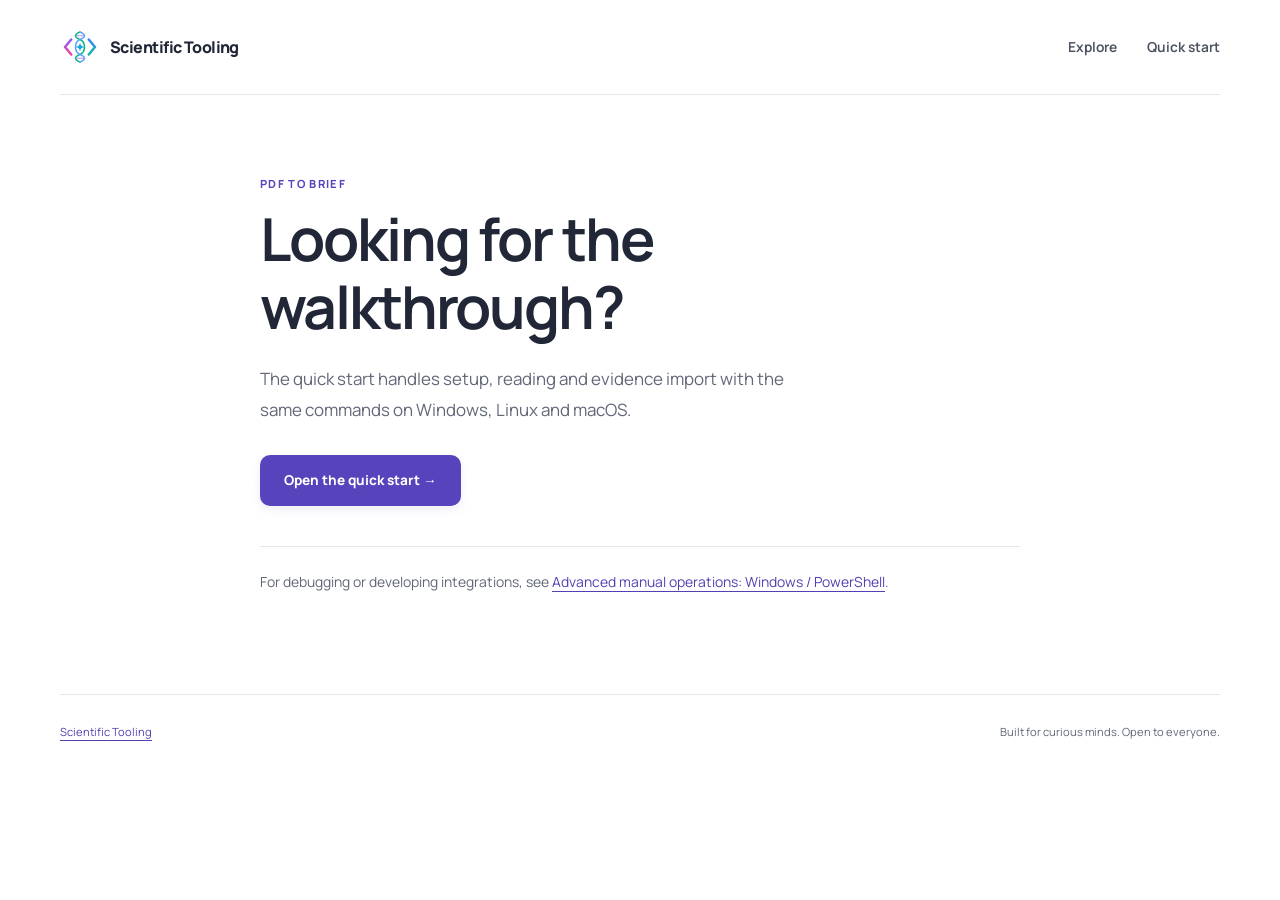
<file: guides/rks-apw-windows/index.html>
<!DOCTYPE html>
<html lang="en">
<head>
  <meta charset="UTF-8" />
  <meta name="viewport" content="width=device-width, initial-scale=1.0" />
  <title>Find the PDF-to-brief quick start | Scientific Tooling</title>
  <meta name="description" content="Read papers under one research question, collect selected evidence, and create a project brief with links to the original passages." />
  <meta name="theme-color" content="#ffffff" />
  <meta name="color-scheme" content="light only" />
  <link rel="canonical" href="https://scientifictooling.org/guides/paper-to-brief/" />
  <meta name="robots" content="noindex, follow" />
  <link rel="icon" href="../../logo.svg" type="image/svg+xml" />
  <link rel="preload" href="/assets/fonts/manrope-latin.woff2" as="font" type="font/woff2" crossorigin />
  <link rel="stylesheet" href="../../theme.css" />
  <link rel="stylesheet" href="../../site.css" />
  <link rel="stylesheet" href="../guide.css" />
  <meta property="og:type" content="website" />
  <meta property="og:title" content="Find the PDF-to-brief quick start | Scientific Tooling" />
  <meta property="og:description" content="Read papers under one research question, collect selected evidence, and create a project brief with links to the original passages." />
  <meta property="og:url" content="https://scientifictooling.org/guides/paper-to-brief/" />
  <meta property="og:image" content="https://scientifictooling.org/social-preview.png" />
  <meta name="twitter:card" content="summary_large_image" />

</head>
<body class="guide-page">
  <a class="skip-link" href="#walkthrough">Skip to content</a>
  <div class="page-shell">
    <header class="guide-header">
      <nav class="topbar" aria-label="Primary">
        <a class="brand" href="../../"><img src="../../logo.svg" alt="" width="40" height="40" /><span>Scientific Tooling</span></a>
        <div class="topbar-links"><a href="../../#workflows">Explore</a><a href="../paper-to-brief/">Quick start</a></div>
      </nav>
    </header>
    <main class="guide-landing" id="walkthrough">
      <p class="eyebrow">PDF to brief</p>
      <h1>Looking for the walkthrough?</h1>
      <p class="lede">The quick start handles setup, reading and evidence import with the same commands on Windows, Linux and macOS.</p>
      <p><a class="button button-primary" href="../paper-to-brief/">Open the quick start →</a></p>
      <p class="manual-reference">For debugging or developing integrations, see <a href="https://github.com/Scientific-Tooling/structured-intelligence/blob/main/workflows/research/manual-operations/windows.md">Advanced manual operations: Windows / PowerShell</a>.</p>
    </main>
    <p class="copy-status" role="status" aria-live="polite"></p>
    <footer class="footer"><p><a href="../../">Scientific Tooling</a></p><p>Built for curious minds. Open to everyone.</p></footer>
  </div>
</body>
</html>
</file>
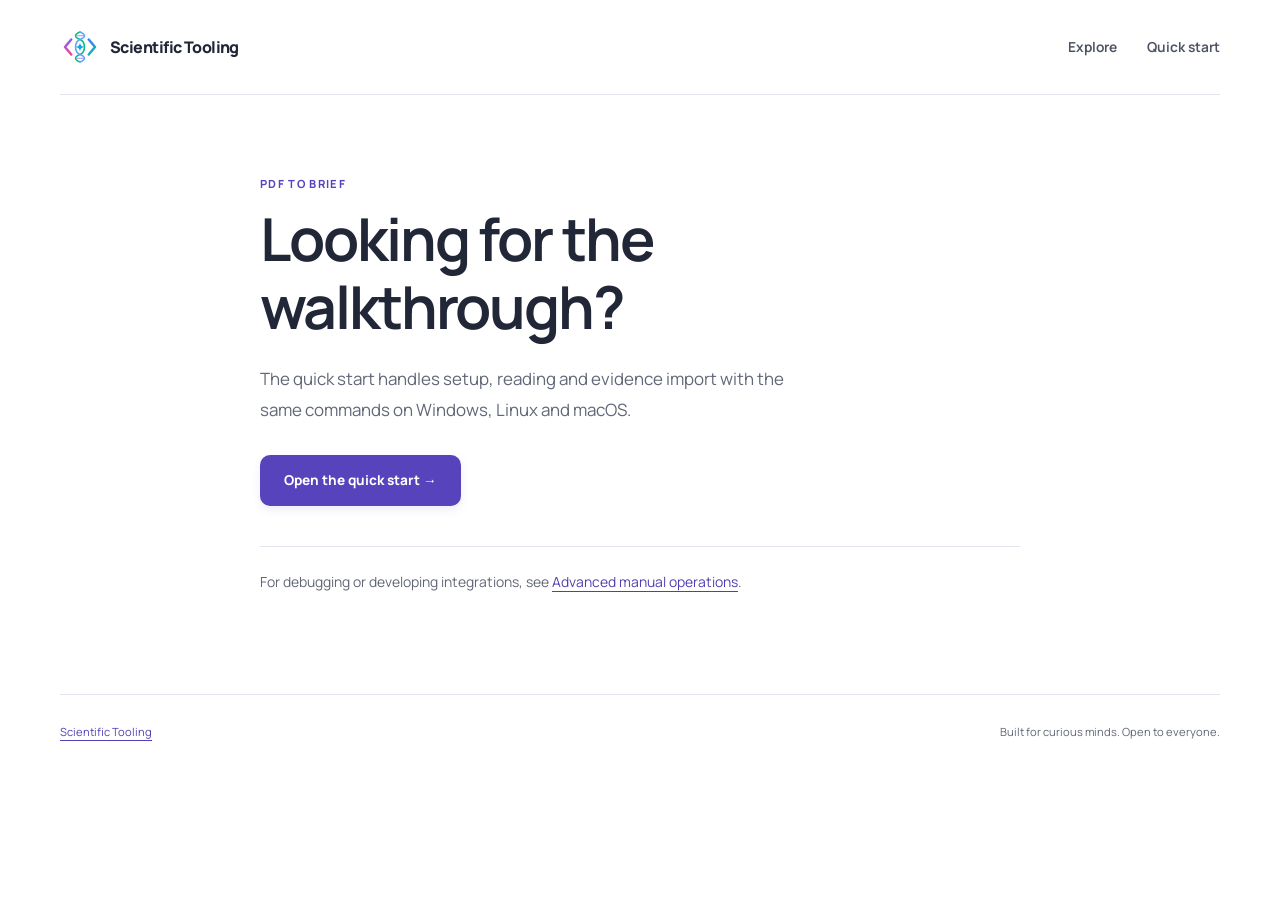
<file: guides/rks-apw/index.html>
<!DOCTYPE html>
<html lang="en">
<head>
  <meta charset="UTF-8" />
  <meta name="viewport" content="width=device-width, initial-scale=1.0" />
  <title>Find the PDF-to-brief quick start | Scientific Tooling</title>
  <meta name="description" content="Read papers under one research question, collect selected evidence, and create a project brief with links to the original passages." />
  <meta name="theme-color" content="#ffffff" />
  <meta name="color-scheme" content="light only" />
  <link rel="canonical" href="https://scientifictooling.org/guides/paper-to-brief/" />
  <meta name="robots" content="noindex, follow" />
  <link rel="icon" href="../../logo.svg" type="image/svg+xml" />
  <link rel="preload" href="/assets/fonts/manrope-latin.woff2" as="font" type="font/woff2" crossorigin />
  <link rel="stylesheet" href="../../theme.css" />
  <link rel="stylesheet" href="../../site.css" />
  <link rel="stylesheet" href="../guide.css" />
  <meta property="og:type" content="website" />
  <meta property="og:title" content="Find the PDF-to-brief quick start | Scientific Tooling" />
  <meta property="og:description" content="Read papers under one research question, collect selected evidence, and create a project brief with links to the original passages." />
  <meta property="og:url" content="https://scientifictooling.org/guides/paper-to-brief/" />
  <meta property="og:image" content="https://scientifictooling.org/social-preview.png" />
  <meta name="twitter:card" content="summary_large_image" />

</head>
<body class="guide-page">
  <a class="skip-link" href="#walkthrough">Skip to content</a>
  <div class="page-shell">
    <header class="guide-header">
      <nav class="topbar" aria-label="Primary">
        <a class="brand" href="../../"><img src="../../logo.svg" alt="" width="40" height="40" /><span>Scientific Tooling</span></a>
        <div class="topbar-links"><a href="../../#workflows">Explore</a><a href="../paper-to-brief/">Quick start</a></div>
      </nav>
    </header>
    <main class="guide-landing" id="walkthrough">
      <p class="eyebrow">PDF to brief</p>
      <h1>Looking for the walkthrough?</h1>
      <p class="lede">The quick start handles setup, reading and evidence import with the same commands on Windows, Linux and macOS.</p>
      <p><a class="button button-primary" href="../paper-to-brief/">Open the quick start →</a></p>
      <p class="manual-reference">For debugging or developing integrations, see <a href="https://github.com/Scientific-Tooling/structured-intelligence/blob/main/workflows/research/manual-operations/README.md">Advanced manual operations</a>.</p>
    </main>
    <p class="copy-status" role="status" aria-live="polite"></p>
    <footer class="footer"><p><a href="../../">Scientific Tooling</a></p><p>Built for curious minds. Open to everyone.</p></footer>
  </div>
</body>
</html>
</file>
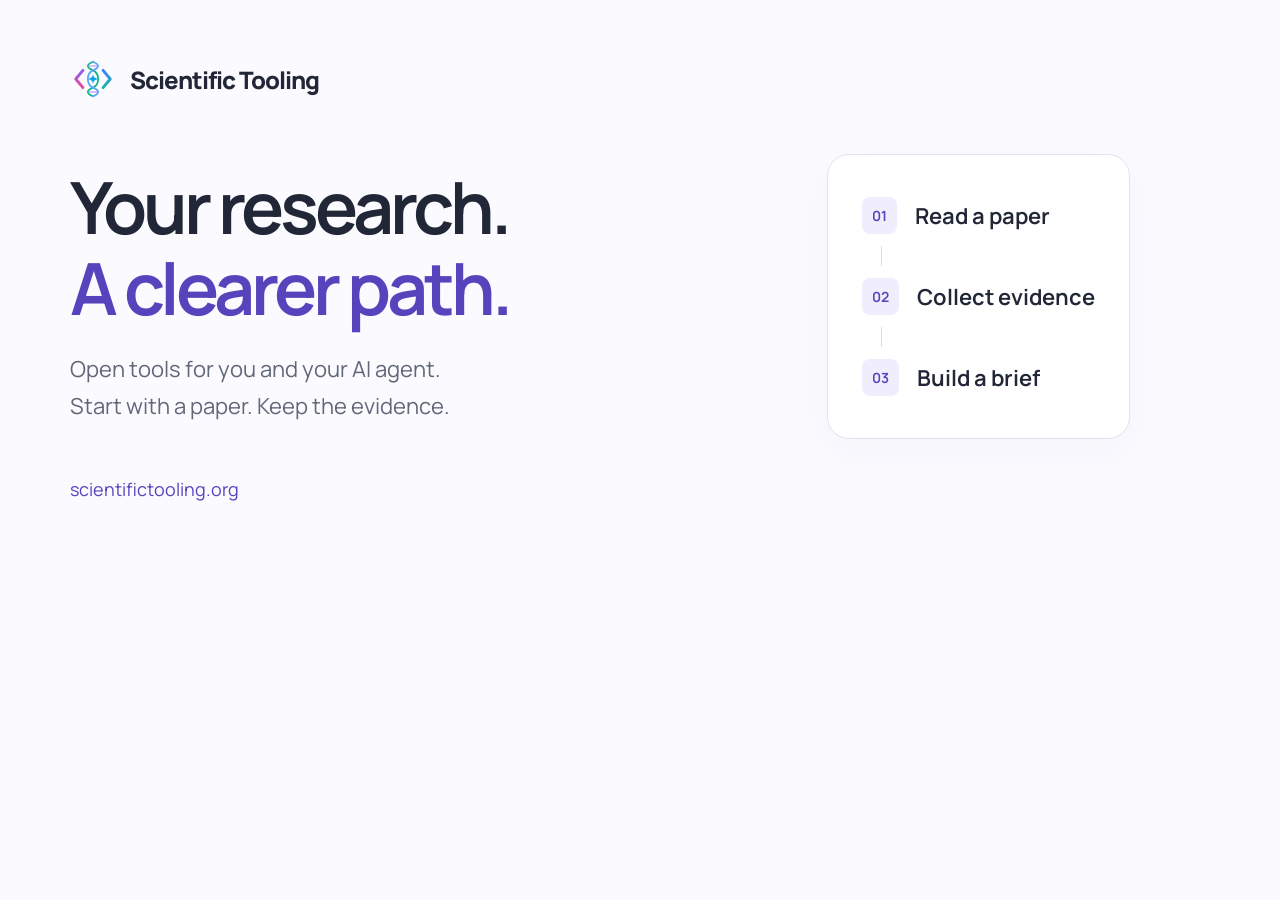
<file: social-preview.html>
<!doctype html>
<html lang="en">
  <head>
    <meta charset="UTF-8" />
    <title>Scientific Tooling social preview</title>
    <link rel="stylesheet" href="./theme.css" />
    <style>
      * {
        box-sizing: border-box;
      }
      body {
        margin: 0;
        width: 1200px;
        height: 630px;
        background: #fafaff;
        color: #222738;
        padding: 56px 70px;
        font-family: Manrope, sans-serif;
      }
      .brand {
        display: flex;
        align-items: center;
        gap: 14px;
        font-size: 24px;
        font-weight: 800;
        letter-spacing: -1px;
      }
      .brand img {
        width: 46px;
        height: 46px;
      }
      main {
        display: flex;
        justify-content: space-between;
        align-items: center;
        gap: 70px;
        margin-top: 52px;
      }
      h1 {
        font-size: 72px;
        line-height: 1.12;
        letter-spacing: -4px;
        margin: 0 0 22px;
        font-weight: 650;
      }
      h1 span {
        color: #5744bd;
      }
      p {
        font-size: 22px;
        line-height: 1.7;
        max-width: 580px;
        color: #616777;
        margin: 0;
      }
      .flow {
        background: #fff;
        border: 1px solid #e4e1ef;
        border-radius: 22px;
        padding: 30px 34px;
        min-width: 290px;
        box-shadow: 0 12px 40px #30385b08;
      }
      .step {
        display: flex;
        gap: 18px;
        align-items: center;
        font-size: 22px;
        font-weight: 650;
        margin: 12px 0;
      }
      .step span {
        font-size: 14px;
        color: #5744bd;
        background: #f0edfc;
        padding: 9px 10px;
        border-radius: 8px;
      }
      .line {
        width: 1px;
        height: 20px;
        background: #e0d9f4;
        margin-left: 19px;
      }
      footer {
        font-size: 18px;
        color: #5744bd;
        margin-top: 38px;
      }
    </style>
  </head>
  <body>
    <div class="brand"><img src="./logo.svg" alt="" />Scientific Tooling</div>
    <main>
      <div>
        <h1>Your research.<br /><span>A clearer path.</span></h1>
        <p>
          Open tools for you and your AI agent.<br />Start with a paper. Keep
          the evidence.
        </p>
      </div>
      <div class="flow">
        <div class="step"><span>01</span>Read a paper</div>
        <div class="line"></div>
        <div class="step"><span>02</span>Collect evidence</div>
        <div class="line"></div>
        <div class="step"><span>03</span>Build a brief</div>
      </div>
    </main>
    <footer>scientifictooling.org</footer>
  </body>
</html>
</file>
<file: theme.css>
/* Shared typography. Font files are served from the organization site's root. */
@font-face {
  font-family: "Manrope";
  font-style: normal;
  font-weight: 200 800;
  font-display: swap;
  src: url("/assets/fonts/manrope-latin-ext.woff2") format("woff2");
  unicode-range:
    U+0100-02BA, U+02BD-02C5, U+02C7-02CC, U+02CE-02D7, U+02DD-02FF, U+0304,
    U+0308, U+0329, U+1D00-1DBF, U+1E00-1E9F, U+1EF2-1EFF, U+2020, U+20A0-20AB,
    U+20AD-20C4, U+2113, U+2C60-2C7F, U+A720-A7FF;
}
@font-face {
  font-family: "Manrope";
  font-style: normal;
  font-weight: 200 800;
  font-display: swap;
  src: url("/assets/fonts/manrope-latin.woff2") format("woff2");
  unicode-range:
    U+0000-00FF, U+0131, U+0152-0153, U+02BB-02BC, U+02C6, U+02DA, U+02DC,
    U+0304, U+0308, U+0329, U+2000-206F, U+20AC, U+2122, U+2191, U+2193, U+2212,
    U+2215, U+FEFF, U+FFFD;
}
@font-face {
  font-family: "Source Serif 4";
  font-style: normal;
  font-weight: 200 900;
  font-display: swap;
  src: url("/assets/fonts/source-serif-4-latin-ext.woff2") format("woff2");
  unicode-range:
    U+0100-02BA, U+02BD-02C5, U+02C7-02CC, U+02CE-02D7, U+02DD-02FF, U+0304,
    U+0308, U+0329, U+1D00-1DBF, U+1E00-1E9F, U+1EF2-1EFF, U+2020, U+20A0-20AB,
    U+20AD-20C4, U+2113, U+2C60-2C7F, U+A720-A7FF;
}
@font-face {
  font-family: "Source Serif 4";
  font-style: normal;
  font-weight: 200 900;
  font-display: swap;
  src: url("/assets/fonts/source-serif-4-latin.woff2") format("woff2");
  unicode-range:
    U+0000-00FF, U+0131, U+0152-0153, U+02BB-02BC, U+02C6, U+02DA, U+02DC,
    U+0304, U+0308, U+0329, U+2000-206F, U+20AC, U+2122, U+2191, U+2193, U+2212,
    U+2215, U+FEFF, U+FFFD;
}
:root {
  --font-display: "Manrope", "Segoe UI", sans-serif;
  --font-body: "Manrope", "Segoe UI", sans-serif;
  --font-mono: "SFMono-Regular", Consolas, "Liberation Mono", monospace;
  --eyebrow-size: 0.7rem;
  --eyebrow-weight: 800;
  --eyebrow-spacing: 0.14em;
  --title-hero-size: clamp(2.65rem, 4.6vw, 4.4rem);
  --title-hero-line-height: 1.08;
  --title-hero-max: 18ch;
  --title-hero-wide-max: 25ch;
  --title-section-size: clamp(2rem, 3.2vw, 2.85rem);
  --title-section-line-height: 1.16;
  --lede-size: 1.06rem;
  --lede-line-height: 1.8;
}
body {
  font-family: var(--font-body);
}
h1,
h2,
h3,
h4,
h5,
h6 {
  margin-top: 0;
  font-family: var(--font-display);
  font-weight: 650;
  letter-spacing: -0.035em;
}
.eyebrow {
  margin: 0 0 18px;
  color: var(--accent, #5744bd);
  font-size: var(--eyebrow-size);
  font-weight: var(--eyebrow-weight);
  letter-spacing: var(--eyebrow-spacing);
  text-transform: uppercase;
}
.title-hero {
  margin: 0;
  max-width: var(--title-hero-max);
  font-size: var(--title-hero-size);
  line-height: var(--title-hero-line-height);
  text-wrap: balance;
}
.title-hero--wide {
  max-width: var(--title-hero-wide-max);
}
.title-section {
  margin: 0;
  font-size: var(--title-section-size);
  line-height: var(--title-section-line-height);
  text-wrap: balance;
}
.lede {
  max-width: 54ch;
  margin: 24px 0 0;
  color: var(--muted, inherit);
  font-size: var(--lede-size);
  line-height: var(--lede-line-height);
}
code,
pre {
  font-family: var(--font-mono);
}
</file>
<file: site.css>
/* Shared shell and the task-first organization homepage. */
:root {
  --ink: #222738;
  --muted: #616777;
  --accent: #5744bd;
  --link: #5140b1;
  --teal: var(--accent);
  --paper: #fff;
  --bg: #fff;
  --accent-soft: #f0edfc;
  --line: #e4e6ed;
  --max-width: 1160px;
  --shadow-soft: 0 6px 20px #30385b06;
  --shadow: 0 20px 64px #30385b0c;
}
* {
  box-sizing: border-box;
}
html {
  scroll-behavior: smooth;
  scroll-padding-top: 28px;
}
body {
  margin: 0;
  color: var(--ink);
  background: var(--bg);
  line-height: 1.65;
  -webkit-font-smoothing: antialiased;
}
a {
  color: var(--link);
  text-underline-offset: 4px;
}
a:hover {
  text-decoration-thickness: 2px;
}
button,
input {
  font: inherit;
}
img {
  max-width: 100%;
}
[hidden] {
  display: none !important;
}
:focus-visible {
  outline: 3px solid #7661cf;
  outline-offset: 5px;
}
.container {
  width: min(calc(100% - 80px), var(--max-width));
  margin-inline: auto;
}
.skip-link {
  position: absolute;
  left: 20px;
  top: -100px;
  z-index: 50;
  padding: 12px 20px;
  background: var(--ink);
  color: #fff;
  border-radius: 8px;
}
.skip-link:focus {
  top: 16px;
}
.site-header {
  border-bottom: 1px solid #f0f0f5;
}
.topbar {
  display: flex;
  align-items: center;
  justify-content: space-between;
  gap: 28px;
  min-height: 94px;
  padding-block: 20px;
}
.brand {
  display: inline-flex;
  align-items: center;
  gap: 10px;
  color: var(--ink);
  text-decoration: none;
  font-size: 1rem;
  font-weight: 800;
  letter-spacing: -0.035em;
  flex-shrink: 0;
}
.brand img {
  flex-shrink: 0;
}
.topbar-links {
  display: flex;
  align-items: center;
  justify-content: flex-end;
  gap: 30px;
  flex-wrap: wrap;
}
.topbar-links a {
  color: #4c5262;
  text-decoration: none;
  font-size: 0.86rem;
  font-weight: 650;
  padding-block: 8px;
}
.topbar-links a:hover {
  color: var(--accent);
}
.topbar-links .nav-cta {
  color: var(--accent);
  background: var(--accent-soft);
  padding: 10px 17px;
  border-radius: 9px;
}
.topbar-links .nav-cta:hover {
  background: #e8e2fb;
}
.button {
  display: inline-flex;
  align-items: center;
  justify-content: center;
  gap: 24px;
  min-height: 50px;
  border: 1px solid transparent;
  border-radius: 10px;
  padding: 13px 23px;
  font-size: 0.85rem;
  font-weight: 750;
  text-decoration: none;
  transition:
    background 0.18s,
    box-shadow 0.18s;
}
.button-primary {
  color: #fff;
  background: var(--accent);
  box-shadow: 0 4px 10px #5744bd18;
}
.button-primary:hover {
  background: #4633a7;
  box-shadow: 0 6px 18px #5744bd26;
}
.button-secondary {
  color: #454b5d;
  background: #fff;
  border-color: #dcdee7;
}
.button-secondary:hover {
  background: #f6f7fa;
}
.home-hero {
  padding: 70px 0 58px;
  text-align: center;
  position: relative;
}
.hero-label {
  display: inline-flex;
  align-items: center;
  gap: 9px;
  margin: 0 0 24px;
  padding: 6px 13px;
  border: 1px solid #e3e9e6;
  border-radius: 50px;
  background: #f6faf8;
  color: #4a685b;
  font-size: 0.7rem;
  font-weight: 650;
}
.status-dot {
  width: 6px;
  height: 6px;
  background: #4a896b;
  border-radius: 50%;
}
.home-hero h1 {
  margin: 0;
  font-size: clamp(3.3rem, 6.1vw, 5.2rem);
  letter-spacing: -0.065em;
  line-height: 1.09;
  font-weight: 650;
}
.home-hero h1 span {
  color: var(--accent);
}
.hero-description {
  max-width: 540px;
  margin: 24px auto;
  color: var(--muted);
  font-size: 1.05rem;
  line-height: 1.85;
  text-wrap: pretty;
}
.hero-actions {
  display: flex;
  justify-content: center;
  flex-wrap: wrap;
  gap: 12px;
  margin-top: 28px;
}
.hero-note {
  margin: 18px 0 0;
  color: var(--muted);
  font-size: 0.7rem;
}
.eyebrow {
  margin: 0 0 12px;
  font-size: 0.7rem;
  font-weight: 750;
  letter-spacing: 0.12em;
}
.section-heading {
  display: flex;
  align-items: end;
  justify-content: space-between;
  gap: 30px;
  margin-bottom: 30px;
}
h2 {
  font-size: clamp(1.8rem, 2.75vw, 2.45rem);
  line-height: 1.25;
  letter-spacing: -0.045em;
  margin: 0;
}
.section-heading > p {
  margin: 0 0 3px;
  color: var(--muted);
  font-size: 0.86rem;
  line-height: 1.8;
}
.example-heading h2 {
  font-size: clamp(1.4rem, 2vw, 1.75rem);
}
.example-heading {
  margin-bottom: 23px;
}
.example-heading .eyebrow {
  font-size: 0.7rem;
  margin-bottom: 8px;
}
.example-workspace {
  border: 1px solid #dedfe9;
  border-radius: 18px;
  background: #fafbfe;
  box-shadow: var(--shadow);
  overflow: hidden;
}
.workspace-topbar {
  display: flex;
  align-items: center;
  justify-content: space-between;
  gap: 20px;
  padding: 18px 25px;
  border-bottom: 1px solid var(--line);
  background: #fff;
}
.workspace-name {
  display: flex;
  align-items: center;
  flex-wrap: wrap;
  gap: 10px;
  font-size: 0.78rem;
  font-weight: 750;
}
.icon {
  width: 23px;
  height: 23px;
  fill: none;
  stroke: currentColor;
  stroke-width: 1.65;
  stroke-linecap: round;
  stroke-linejoin: round;
  flex: 0 0 auto;
}
.workspace-name .icon {
  width: 18px;
  height: 18px;
  color: var(--accent);
}
.example-badge {
  padding: 3px 9px;
  border: 1px solid #e5e2f4;
  border-radius: 5px;
  color: var(--accent);
  background: #f7f5ff;
  font-size: 0.7rem;
  font-weight: 650;
}
.workspace-meta {
  color: var(--muted);
  font-size: 0.7rem;
}
.workspace-body {
  display: grid;
  grid-template-columns: 1fr 1fr;
  gap: 42px;
  padding: 34px;
}
.paper-preview {
  min-width: 0;
  padding: 29px 31px;
  background: #fff;
  border: 1px solid var(--line);
  border-radius: 5px;
  box-shadow: 0 4px 16px #30385b05;
}
.paper-meta {
  display: flex;
  justify-content: space-between;
  gap: 12px;
  color: var(--muted);
  font-size: 0.7rem;
}
.paper-preview h3 {
  font-size: 1.12rem;
  line-height: 1.6;
  letter-spacing: -0.02em;
  font-weight: 700;
  margin: 20px 0 10px;
}
.paper-authors {
  color: var(--muted);
  font-size: 0.7rem;
  margin: 0;
}
.paper-rule {
  height: 1px;
  background: var(--line);
  margin: 23px 0;
}
.paper-section-label {
  font-size: 0.7rem;
  font-weight: 750;
  margin: 0 0 10px;
}
.paper-preview blockquote {
  margin: 0;
  font-size: 0.92rem;
  line-height: 2;
  font-weight: 500;
}
.paper-preview mark {
  color: #36314f;
  background: #ede6ff;
  padding: 2px 1px;
  box-decoration-break: clone;
  -webkit-box-decoration-break: clone;
}
.passage-caption {
  display: flex;
  align-items: center;
  gap: 7px;
  color: var(--muted);
  font-size: 0.7rem;
  margin: 15px 0 24px;
}
.selection-dot {
  background: #8b73ca;
  width: 6px;
  height: 6px;
  border-radius: 50%;
  flex: 0 0 auto;
}
.text-link {
  display: inline-flex;
  align-items: center;
  gap: 14px;
  text-decoration: none;
  font-size: 0.86rem;
  font-weight: 750;
}
.text-link:hover {
  text-decoration: underline;
}
.source-link {
  font-size: 0.7rem;
}
.research-preview {
  min-width: 0;
}
.demo-tabs {
  display: grid;
  grid-template-columns: repeat(3, minmax(0, 1fr));
  border: 1px solid var(--line);
  border-radius: 9px;
  padding: 5px;
  background: #f0f1f7;
  gap: 5px;
}
.demo-tabs a {
  display: flex;
  align-items: center;
  justify-content: center;
  gap: 8px;
  color: #616272;
  font-size: 0.73rem;
  font-weight: 750;
  text-decoration: none;
  padding: 9px 5px;
  border-radius: 6px;
}
.demo-tabs a span {
  font-size: 0.7rem;
  font-weight: 550;
}
.demo-tabs a[aria-selected="true"] {
  color: var(--accent);
  background: #fff;
  box-shadow: 0 1px 6px #30385b0c;
}
.demo-tabs a:hover {
  color: var(--accent);
  background: #fff;
}
.demo-panel {
  padding: 28px 0 2px;
}
.demo-panel + .demo-panel {
  margin-top: 26px;
  border-top: 1px solid var(--line);
}
.demo-enhanced .demo-panel {
  min-height: 365px;
  margin: 0;
  border: 0;
}
.panel-kicker {
  color: var(--muted);
  font-size: 0.7rem;
  margin: 0 0 9px;
}
.demo-panel h3 {
  font-size: 1.45rem;
  letter-spacing: -0.04em;
  line-height: 1.4;
  max-width: 26ch;
  margin: 0 0 22px;
}
.question-box,
.evidence-note,
.brief-note {
  border-radius: 10px;
  border: 1px solid #e1dfed;
  padding: 18px 20px;
  background: #fff;
  margin: 0 0 20px;
}
.small-label {
  display: block;
  font-size: 0.7rem;
  letter-spacing: 0.035em;
  font-weight: 750;
  color: var(--muted);
}
.question-box p,
.evidence-note p,
.brief-note p {
  font-size: 0.84rem;
  font-weight: 550;
  line-height: 1.8;
  margin: 8px 0 0;
}
.question-box {
  border-left: 3px solid #a48bd8;
}
.panel-description {
  color: var(--muted);
  font-size: 0.82rem;
  line-height: 1.8;
  margin: 0 0 20px;
}
.note-heading {
  display: flex;
  align-items: center;
  justify-content: space-between;
  gap: 10px;
  flex-wrap: wrap;
}
.review-badge {
  color: #7b590f;
  background: #fff4d4;
  font-size: 0.7rem;
  padding: 3px 7px;
  border-radius: 4px;
}
.evidence-note a {
  display: inline-block;
  margin-top: 14px;
  font-size: 0.7rem;
}
.brief-reference {
  margin-top: 20px;
  padding-top: 14px;
  border-top: 1px solid var(--line);
  color: var(--muted);
  font-size: 0.7rem;
  line-height: 1.8;
}
.workspace-footnote {
  display: flex;
  justify-content: space-between;
  flex-wrap: wrap;
  gap: 6px 24px;
  padding: 15px 25px;
  border-top: 1px solid var(--line);
  background: #fff;
}
.workspace-footnote p {
  font-size: 0.7rem;
  color: var(--muted);
  margin: 0;
}
.workflow-section {
  padding-block: 100px 76px;
}
.workflow-grid {
  display: grid;
  grid-template-columns: repeat(3, minmax(0, 1fr));
  gap: 20px;
}
.workflow-card {
  padding: 30px;
  border: 1px solid var(--line);
  border-radius: 14px;
  display: flex;
  flex-direction: column;
  align-items: start;
}
.workflow-icon {
  display: grid;
  place-items: center;
  width: 45px;
  height: 45px;
  border-radius: 12px;
  margin-bottom: 24px;
}
.paper-workflow .workflow-icon {
  background: #f0eafb;
  color: #6e50aa;
}
.analysis-workflow .workflow-icon {
  background: #e7f3f0;
  color: #336d60;
}
.data-workflow .workflow-icon {
  background: #eaf1fc;
  color: #42699b;
}
.workflow-card .small-label {
  font-size: 0.7rem;
  margin: 0 0 10px;
}
.workflow-card h3 {
  font-size: 1.28rem;
  line-height: 1.45;
  letter-spacing: -0.04em;
  margin: 0 0 14px;
}
.workflow-card > p:not(.small-label) {
  margin: 0 0 26px;
  font-size: 0.86rem;
  line-height: 1.85;
  color: var(--muted);
}
.workflow-card .text-link {
  margin-top: auto;
  font-size: 0.82rem;
}
.workflow-tag {
  display: block;
  font-size: 0.7rem;
  color: var(--muted);
  margin-top: 9px;
}
.agent-section {
  display: grid;
  grid-template-columns: 1fr 1fr;
  align-items: center;
  gap: 80px;
  background: #f6f8fb;
  padding: 45px 48px;
  border-radius: 18px;
}
.agent-copy h2 {
  font-size: 1.85rem;
  line-height: 1.4;
}
.agent-copy > p:not(.eyebrow) {
  color: var(--muted);
  font-size: 0.86rem;
  margin: 20px 0;
}
.agent-example {
  min-width: 0;
}
.prompt-bubble {
  display: flex;
  align-items: start;
  gap: 12px;
  padding: 20px;
  border: 1px solid #e2e1ef;
  border-radius: 13px 13px 13px 3px;
  background: #fff;
  box-shadow: var(--shadow-soft);
}
.prompt-avatar {
  background: var(--accent-soft);
  color: var(--accent);
  border-radius: 50%;
  display: grid;
  place-items: center;
  width: 30px;
  height: 30px;
  font-size: 0.7rem;
  font-weight: 750;
  flex: 0 0 auto;
}
.prompt-bubble p {
  font-size: 0.86rem;
  line-height: 1.8;
  margin: 0;
}
.agent-steps {
  display: flex;
  flex-direction: column;
  gap: 8px;
  padding: 20px 0 0 18px;
  font-size: 0.72rem;
  color: #4e5668;
}
.agent-steps span span {
  color: #6c58a8;
  margin-right: 9px;
}
.agent-example-label {
  color: var(--muted);
  font-size: 0.7rem;
  margin: 20px 0 0 18px;
}
.tools-section {
  padding-block: 92px 70px;
}
.tool-list {
  border-top: 1px solid var(--line);
}
.tool-row {
  display: grid;
  grid-template-columns: 40px 1fr 1.15fr 25px;
  gap: 20px;
  align-items: center;
  padding: 24px 10px;
  border-bottom: 1px solid var(--line);
  text-decoration: none;
  color: var(--ink);
}
.tool-row:hover {
  background: #f8f7fc;
}
.tool-number {
  color: var(--muted);
  font-size: 0.7rem;
  font-family: var(--font-mono);
}
.tool-row h3 {
  margin: 0;
  font-size: 0.98rem;
  letter-spacing: -0.025em;
  font-weight: 700;
}
.tool-row p {
  color: var(--muted);
  font-size: 0.82rem;
  margin: 0;
}
.row-arrow {
  color: var(--accent);
  font-size: 1.2rem;
}
.manuscript-link {
  display: flex;
  flex-wrap: wrap;
  align-items: center;
  justify-content: space-between;
  gap: 12px;
  margin-top: 24px;
}
.manuscript-link p {
  color: var(--muted);
  font-size: 0.82rem;
  margin: 0;
}
.manuscript-link .text-link {
  font-size: 0.82rem;
}
.closing-section {
  background: #f3f0fc;
  border-radius: 16px;
  padding: 36px 40px;
  display: flex;
  justify-content: space-between;
  align-items: center;
  gap: 24px;
  margin-bottom: 70px;
}
.closing-section h2 {
  font-size: 1.7rem;
}
.closing-section p:not(.eyebrow) {
  margin: 12px 0 0;
  color: #666078;
  font-size: 0.86rem;
}
.closing-section .button {
  flex-shrink: 0;
}
.footer {
  display: flex;
  align-items: center;
  justify-content: space-between;
  flex-wrap: wrap;
  gap: 20px;
  border-top: 1px solid var(--line);
  padding-block: 28px;
  font-size: 0.7rem;
  color: var(--muted);
}
.footer .brand {
  font-size: 0.86rem;
}
.footer p {
  margin: 0;
}
.footer > a:not(.brand) {
  color: var(--muted);
  text-decoration: none;
}
.error-page {
  max-width: 680px;
  margin: 100px auto;
  text-align: center;
  padding-inline: 20px;
}
.error-page h1 {
  font-size: clamp(2.3rem, 5vw, 3.8rem);
  line-height: 1.15;
}
.error-page .lede {
  margin-inline: auto;
}
@media (max-width: 1000px) {
  .container {
    width: calc(100% - 48px);
  }
  .topbar-links {
    gap: 20px;
  }
  .workspace-body {
    gap: 24px;
    padding: 24px;
  }
  .paper-preview {
    padding: 24px;
  }
  .workflow-card {
    padding: 24px;
  }
  .workflow-card h3 {
    font-size: 1.15rem;
  }
  .agent-section {
    gap: 32px;
    padding: 35px;
  }
  .agent-copy h2 {
    font-size: 1.6rem;
  }
  .tool-row {
    grid-template-columns: 24px 1fr 1fr 20px;
    gap: 15px;
  }
}
@media (max-width: 760px) {
  .container {
    width: calc(100% - 40px);
  }
  .topbar {
    flex-wrap: wrap;
    justify-content: center;
    gap: 14px;
    padding-block: 18px;
  }
  .topbar-links {
    justify-content: center;
    gap: 22px;
  }
  .topbar-links a {
    font-size: 0.72rem;
  }
  .brand {
    font-size: 0.98rem;
  }
  .home-hero {
    padding: 46px 0 45px;
  }
  .home-hero h1 {
    font-size: clamp(2.75rem, 10vw, 4.2rem);
  }
  .hero-description {
    font-size: 0.94rem;
    max-width: 440px;
  }
  .hero-note {
    font-size: 0.7rem;
  }
  .section-heading {
    display: block;
    margin-bottom: 24px;
  }
  .section-heading > p {
    margin-top: 14px;
  }
  .desktop-break {
    display: none;
  }
  .workspace-topbar {
    padding: 16px 20px;
  }
  .workspace-meta {
    display: none;
  }
  .workspace-body {
    grid-template-columns: 1fr;
    gap: 26px;
    padding: 22px;
  }
  .paper-preview {
    padding: 24px;
  }
  .paper-preview h3 {
    font-size: 1.06rem;
  }
  .demo-enhanced .demo-panel {
    min-height: 360px;
  }
  .demo-panel h3 {
    max-width: none;
  }
  .workspace-footnote {
    padding: 15px 20px;
    gap: 10px;
  }
  .workflow-section {
    padding-block: 65px 45px;
  }
  .workflow-grid {
    grid-template-columns: 1fr;
    gap: 14px;
  }
  .workflow-card {
    padding: 26px;
  }
  .workflow-icon {
    margin-bottom: 18px;
  }
  .workflow-card h3 {
    font-size: 1.35rem;
  }
  .workflow-card h3 br {
    display: none;
  }
  .workflow-card > p:not(.small-label) {
    margin-bottom: 22px;
  }
  .agent-section {
    grid-template-columns: 1fr;
    padding: 28px;
    gap: 28px;
  }
  .agent-copy h2 {
    font-size: 1.6rem;
  }
  .tools-section {
    padding-block: 60px 45px;
  }
  .tool-row {
    grid-template-columns: 22px 1fr 18px;
    gap: 8px 12px;
    padding: 21px 0;
  }
  .tool-row p {
    grid-column: 2;
    grid-row: 2;
    font-size: 0.71rem;
  }
  .tool-row h3 {
    font-size: 0.9rem;
  }
  .tool-row .row-arrow {
    grid-column: 3;
    grid-row: 1 / 3;
  }
  .manuscript-link {
    align-items: start;
    flex-direction: column;
  }
  .closing-section {
    flex-direction: column;
    text-align: center;
    padding: 30px 22px;
    margin-bottom: 40px;
  }
  .closing-section h2 {
    font-size: 1.7rem;
  }
  .footer {
    justify-content: center;
    flex-direction: column;
    text-align: center;
    padding-block: 26px;
    gap: 12px;
  }
}
@media (max-width: 370px) {
  .topbar-links {
    gap: 14px;
  }
  .topbar-links .nav-cta {
    padding: 8px;
  }
  .hero-actions {
    flex-direction: column;
  }
  .workspace-body {
    padding: 14px;
  }
  .paper-preview {
    padding: 20px;
  }
  .workspace-name {
    font-size: 0.7rem;
    gap: 7px;
  }
  .workspace-topbar {
    padding: 14px;
  }
  .workspace-name .icon {
    display: none;
  }
  .demo-tabs a {
    gap: 5px;
    font-size: 0.7rem;
  }
  .demo-panel h3 {
    font-size: 1.25rem;
  }
  .agent-section {
    padding: 23px;
  }
}
@media (prefers-reduced-motion: reduce) {
  html {
    scroll-behavior: auto;
  }
  *,
  *::before,
  *::after {
    transition: none !important;
  }
}
@media print {
  .site-header,
  .hero-actions,
  .demo-tabs,
  .demo-next,
  .footer {
    display: none;
  }
  .container {
    width: 100%;
  }
  .home-hero,
  .workflow-section,
  .tools-section {
    padding-block: 24px;
  }
  .example-workspace {
    box-shadow: none;
  }
  .demo-panel[hidden] {
    display: block !important;
  }
  .demo-enhanced .demo-panel {
    min-height: 0;
  }
  .workflow-card,
  .paper-preview {
    break-inside: avoid;
  }
}
</file>
<file: guides/guide.css>
.guide-page {
  min-height: 100vh;
}
.guide-header,
.guide-layout {
  width: min(calc(100% - 80px), var(--max-width));
  margin-inline: auto;
}
.guide-layout {
  display: grid;
  grid-template-columns: 210px minmax(0, 1fr);
  gap: clamp(32px, 5vw, 72px);
  align-items: start;
  padding: 60px 0 80px;
}
.guide-sidebar {
  position: sticky;
  top: 28px;
  font-size: 0.78rem;
}
.guide-sidebar .eyebrow {
  margin-bottom: 18px;
}
.guide-sidebar ul {
  list-style: none;
  padding: 0;
  margin: 0;
}
.guide-sidebar li {
  margin: 0;
}
.guide-sidebar a {
  display: block;
  padding: 10px 12px;
  border-left: 2px solid var(--line);
  color: var(--muted);
  line-height: 1.6;
  text-decoration: none;
}
.guide-sidebar a:hover {
  color: var(--teal);
  background: #f4f1fc;
}
.guide-sidebar a[aria-current="location"] {
  border-left-color: var(--teal);
  color: var(--link);
  background: var(--accent-soft);
  font-weight: 700;
  border-radius: 0 6px 6px 0;
}
.guide-summary {
  margin-top: 28px;
  padding: 20px 16px;
  background: #f7f6fc;
  border: 1px solid var(--line);
  border-radius: 10px;
  font-size: 0.75rem;
  line-height: 1.7;
}
.guide-summary strong {
  font-weight: 700;
}
.guide-summary p {
  margin: 8px 0 16px;
  color: var(--muted);
}
.guide-badge {
  display: block;
  color: var(--link);
  font-size: 0.64rem;
  font-weight: 700;
}
.guide-content {
  min-width: 0;
  max-width: 800px;
  line-height: 1.85;
  font-size: 0.95rem;
}
.guide-content > .eyebrow {
  margin-bottom: 18px;
}
.guide-content h1 {
  max-width: 23ch;
  margin: 0 0 24px;
  font-size: clamp(2.35rem, 3.6vw, 3.5rem);
  line-height: 1.14;
  font-weight: 650;
  text-wrap: balance;
}
.guide-content h1 + p {
  max-width: 65ch;
  margin-bottom: 30px;
  font-size: 1.02rem;
  line-height: 1.8;
  color: var(--muted);
}
.guide-overview {
  display: grid;
  grid-template-columns: repeat(3, minmax(0, 1fr));
  gap: 10px;
  margin: 0 0 36px;
}
.guide-overview a {
  display: flex;
  align-items: center;
  gap: 10px;
  padding: 12px 14px;
  border: 1px solid var(--line);
  border-radius: 8px;
  background: #faf9fe;
  color: var(--ink);
  text-decoration: none;
  font-size: 0.76rem;
  font-weight: 600;
}
.guide-overview a:hover {
  border-color: #baadde;
  background: var(--accent-soft);
}
.guide-overview span {
  color: var(--teal);
  font: 0.68rem var(--font-mono);
}
.guide-content h2 {
  display: flex;
  align-items: center;
  gap: 14px;
  margin: 48px 0 20px;
  padding-top: 28px;
  border-top: 1px solid var(--line);
  font-family: var(--font-body);
  font-size: 1.25rem;
  font-weight: 700;
  letter-spacing: -0.03em;
  line-height: 1.45;
}
.guide-content .step-number {
  display: inline-grid;
  place-items: center;
  width: 32px;
  height: 32px;
  flex: 0 0 auto;
  color: var(--link);
  background: #f0eafb;
  border: 1px solid #dfd6f1;
  border-radius: 8px;
  font: 600 0.8rem var(--font-body);
}
.guide-content p {
  margin: 0 0 18px;
}
.guide-content strong {
  font-weight: 700;
}
.guide-content ol,
.guide-content ul {
  padding-left: 24px;
}
.guide-content li {
  margin-bottom: 12px;
  padding-left: 6px;
}
.guide-content li::marker {
  color: var(--teal);
  font-weight: 700;
}
.guide-content a {
  overflow-wrap: anywhere;
}
.guide-content blockquote {
  margin: 24px 0;
  padding: 20px 24px;
  border: 1px solid #ddd5f2;
  border-left: 3px solid var(--teal);
  border-radius: 0 10px 10px 0;
  background: #f6f3fc;
}
.guide-content blockquote p {
  margin: 0;
}
.guide-content :not(pre) > code {
  font-size: 0.86em;
  color: #554878;
  background: #f0edf7;
  border-radius: 4px;
  padding: 2px 5px;
  overflow-wrap: anywhere;
}
.code-block {
  margin: 22px 0;
  overflow: hidden;
  border: 1px solid #dedee9;
  border-radius: 11px;
  background: #f8f9fc;
  box-shadow: var(--shadow-soft);
}
.code-toolbar {
  display: flex;
  align-items: center;
  justify-content: space-between;
  gap: 16px;
  padding: 8px 12px 8px 20px;
  border-bottom: 1px solid #e3e4ed;
  background: #f0f1f7;
  color: #606476;
  font-size: 0.67rem;
  font-weight: 600;
  letter-spacing: 0.02em;
}
.code-block pre {
  margin: 0;
  padding: 20px;
  overflow-x: auto;
  line-height: 1.8;
  tab-size: 4;
  color: #30384c;
  scrollbar-color: #a3a7bb #f8f9fc;
}
.code-block pre code {
  font-size: 0.78rem;
  white-space: pre;
  overflow-wrap: normal;
}
.copy-button,
.print-button {
  display: inline-flex;
  align-items: center;
  justify-content: center;
  min-height: 36px;
  padding: 7px 12px;
  border-radius: 6px;
  font: 600 0.72rem var(--font-body);
  cursor: pointer;
}
.copy-button {
  color: #5140b1;
  background: #fff;
  border: 1px solid #d1c9e5;
}
.copy-button:hover {
  background: #eee8fa;
}
.copy-button:focus-visible,
.code-block pre:focus-visible {
  outline-color: #7661cf;
  outline-offset: -4px;
}
.print-button {
  color: var(--link);
  background: var(--paper);
  border: 1px solid #ddd8ed;
}
.print-button:hover {
  background: var(--accent-soft);
}
.copy-status {
  position: fixed;
  bottom: 20px;
  right: 20px;
  max-width: min(400px, calc(100% - 40px));
  margin: 0;
  border-radius: 8px;
  background: var(--ink);
  color: #fff;
  font-size: 0.8rem;
  z-index: 10;
  box-shadow: var(--shadow);
}
.copy-status:not(:empty) {
  padding: 12px 16px;
}
.mobile-toc {
  display: none;
}
.guide-landing {
  width: min(calc(100% - 64px), 760px);
  margin: 80px auto 100px;
}
.guide-landing h1 {
  margin: 0;
  font-size: clamp(2.2rem, 5vw, 3.7rem);
  line-height: 1.14;
}
.guide-landing .button {
  margin-top: 14px;
}
.manual-reference {
  margin-top: 40px;
  padding-top: 24px;
  border-top: 1px solid var(--line);
  color: var(--muted);
  font-size: 0.87rem;
}
@media (max-width: 1000px) {
  .guide-layout {
    grid-template-columns: 184px minmax(0, 1fr);
    gap: 32px;
  }
  .guide-overview a {
    flex-direction: column;
    align-items: flex-start;
    gap: 2px;
    padding: 10px;
  }
}
@media (max-width: 760px) {
  .guide-header,
  .guide-layout,
  .guide-landing {
    width: calc(100% - 40px);
  }
  .guide-layout {
    grid-template-columns: minmax(0, 1fr);
    padding: 36px 0 52px;
  }
  .guide-sidebar {
    display: none;
  }
  .guide-content {
    max-width: 100%;
    font-size: 0.9rem;
  }
  .guide-content h1 {
    font-size: clamp(2.15rem, 7.4vw, 3rem);
    margin-bottom: 18px;
  }
  .guide-content h1 + p {
    font-size: 0.94rem;
  }
  .guide-content h2 {
    margin-top: 36px;
    padding-top: 26px;
    font-size: 1.13rem;
  }
  .guide-content > .eyebrow {
    margin-bottom: 12px;
  }
  .mobile-toc {
    display: block;
    margin-bottom: 28px;
    border-bottom: 1px solid var(--line);
    font-size: 0.78rem;
  }
  .mobile-toc summary {
    padding: 12px 0;
    cursor: pointer;
    color: var(--link);
    font-weight: 600;
  }
  .mobile-toc ul {
    padding-left: 18px;
  }
  .mobile-toc li {
    margin: 10px 0;
  }
  .mobile-toc a {
    display: inline-block;
    min-height: 28px;
  }
  .guide-overview {
    gap: 7px;
    margin-bottom: 28px;
  }
  .guide-overview a {
    font-size: 0.7rem;
  }
  .code-block pre {
    padding: 16px;
  }
  .code-toolbar {
    padding-left: 16px;
  }
  .guide-landing {
    margin-top: 48px;
    margin-bottom: 68px;
  }
}
@media print {
  body {
    color: #000;
    background: #fff;
  }
  .guide-header,
  .guide-sidebar,
  .guide-overview,
  .copy-button,
  .copy-status,
  .mobile-toc,
  .skip-link,
  .footer {
    display: none;
  }
  .guide-layout {
    display: block;
    width: 100%;
    padding: 0;
  }
  .guide-content {
    max-width: none;
    font-size: 10pt;
  }
  .guide-content h1 {
    font-size: 25pt;
  }
  .code-block {
    background: #fff;
    border-color: #999;
    box-shadow: none;
    break-inside: auto;
  }
  .code-toolbar {
    background: #fff;
    color: #000;
    border-color: #aaa;
  }
  .code-block pre {
    color: #000;
  }
  .code-block pre code {
    white-space: pre-wrap;
    overflow-wrap: anywhere;
    font-size: 9pt;
  }
  .guide-content h2 {
    break-after: avoid;
  }
  .guide-content a {
    color: #000;
  }
}

.guide-header {
  border-bottom: 1px solid var(--line);
}
.guide-page .footer {
  width: min(calc(100% - 80px), var(--max-width));
  margin-inline: auto;
}
@media (max-width: 760px) {
  .guide-page .footer {
    width: calc(100% - 40px);
  }
}
</file>
